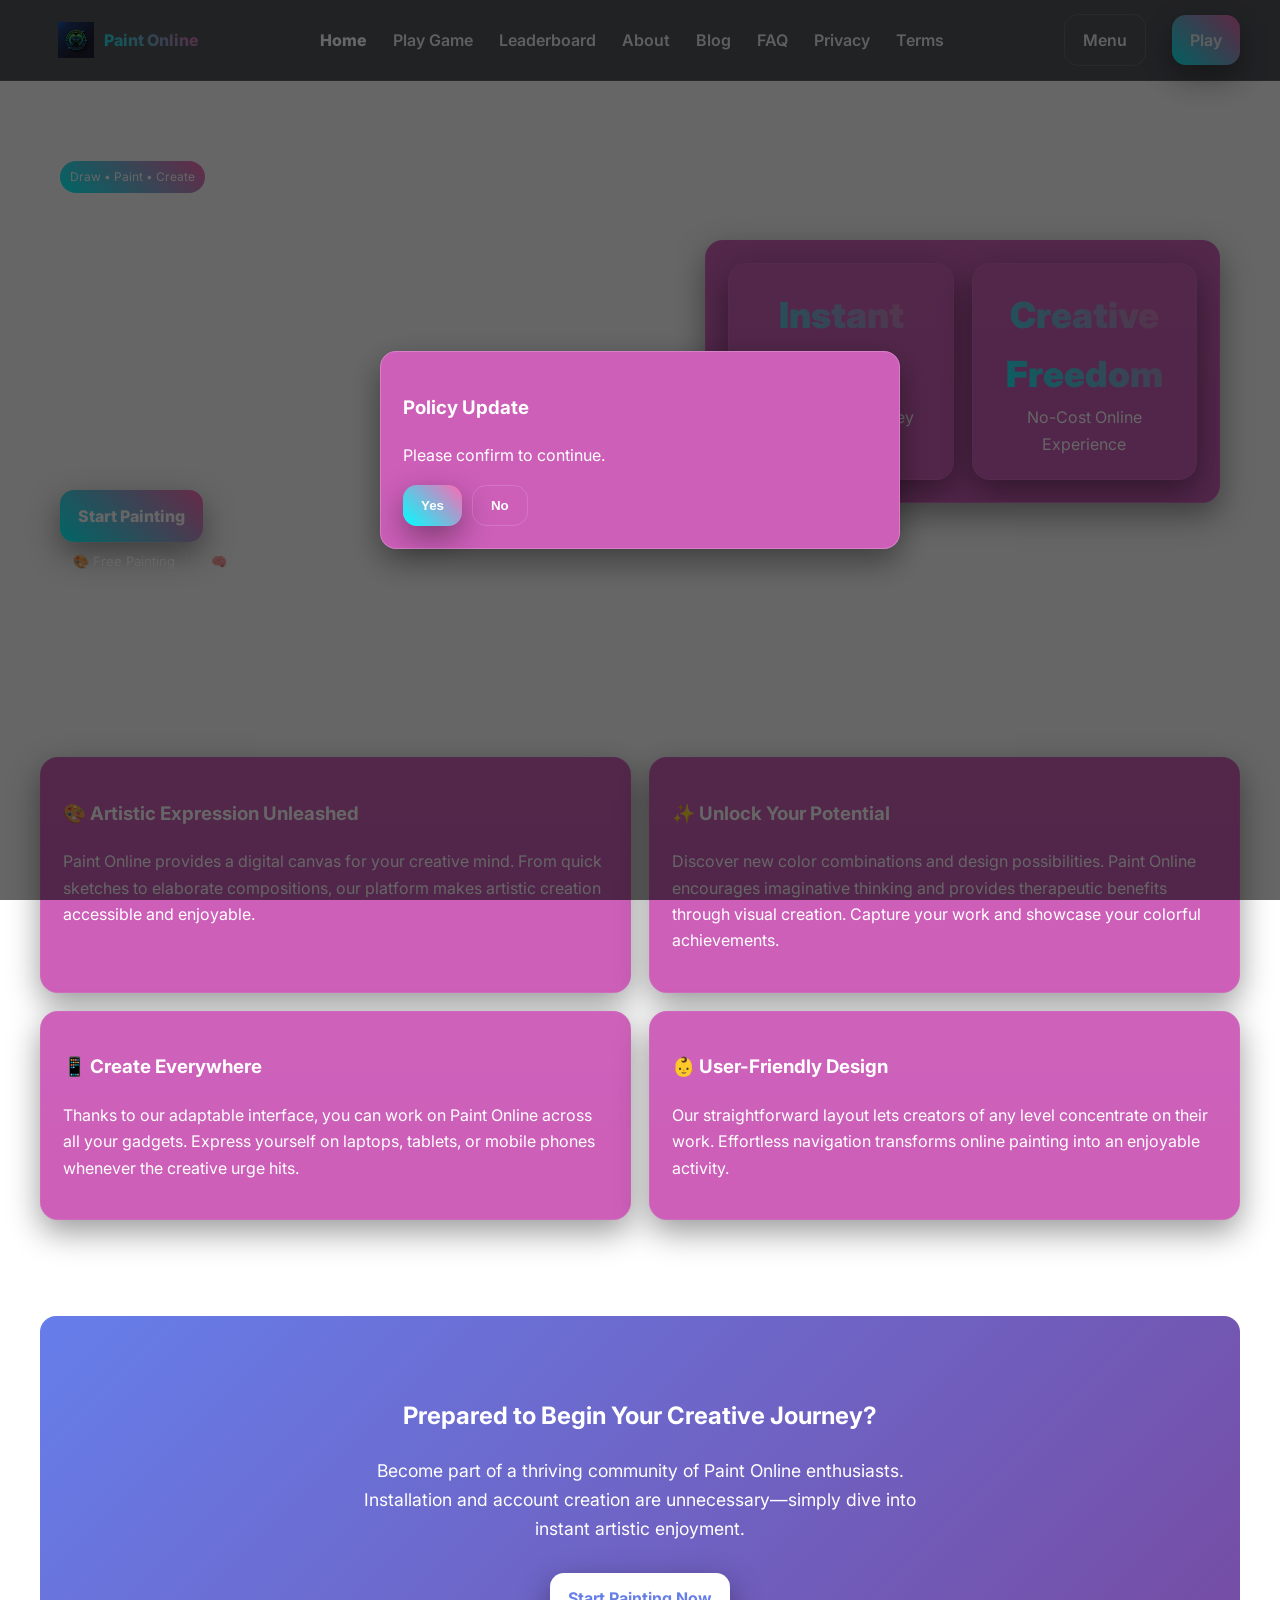
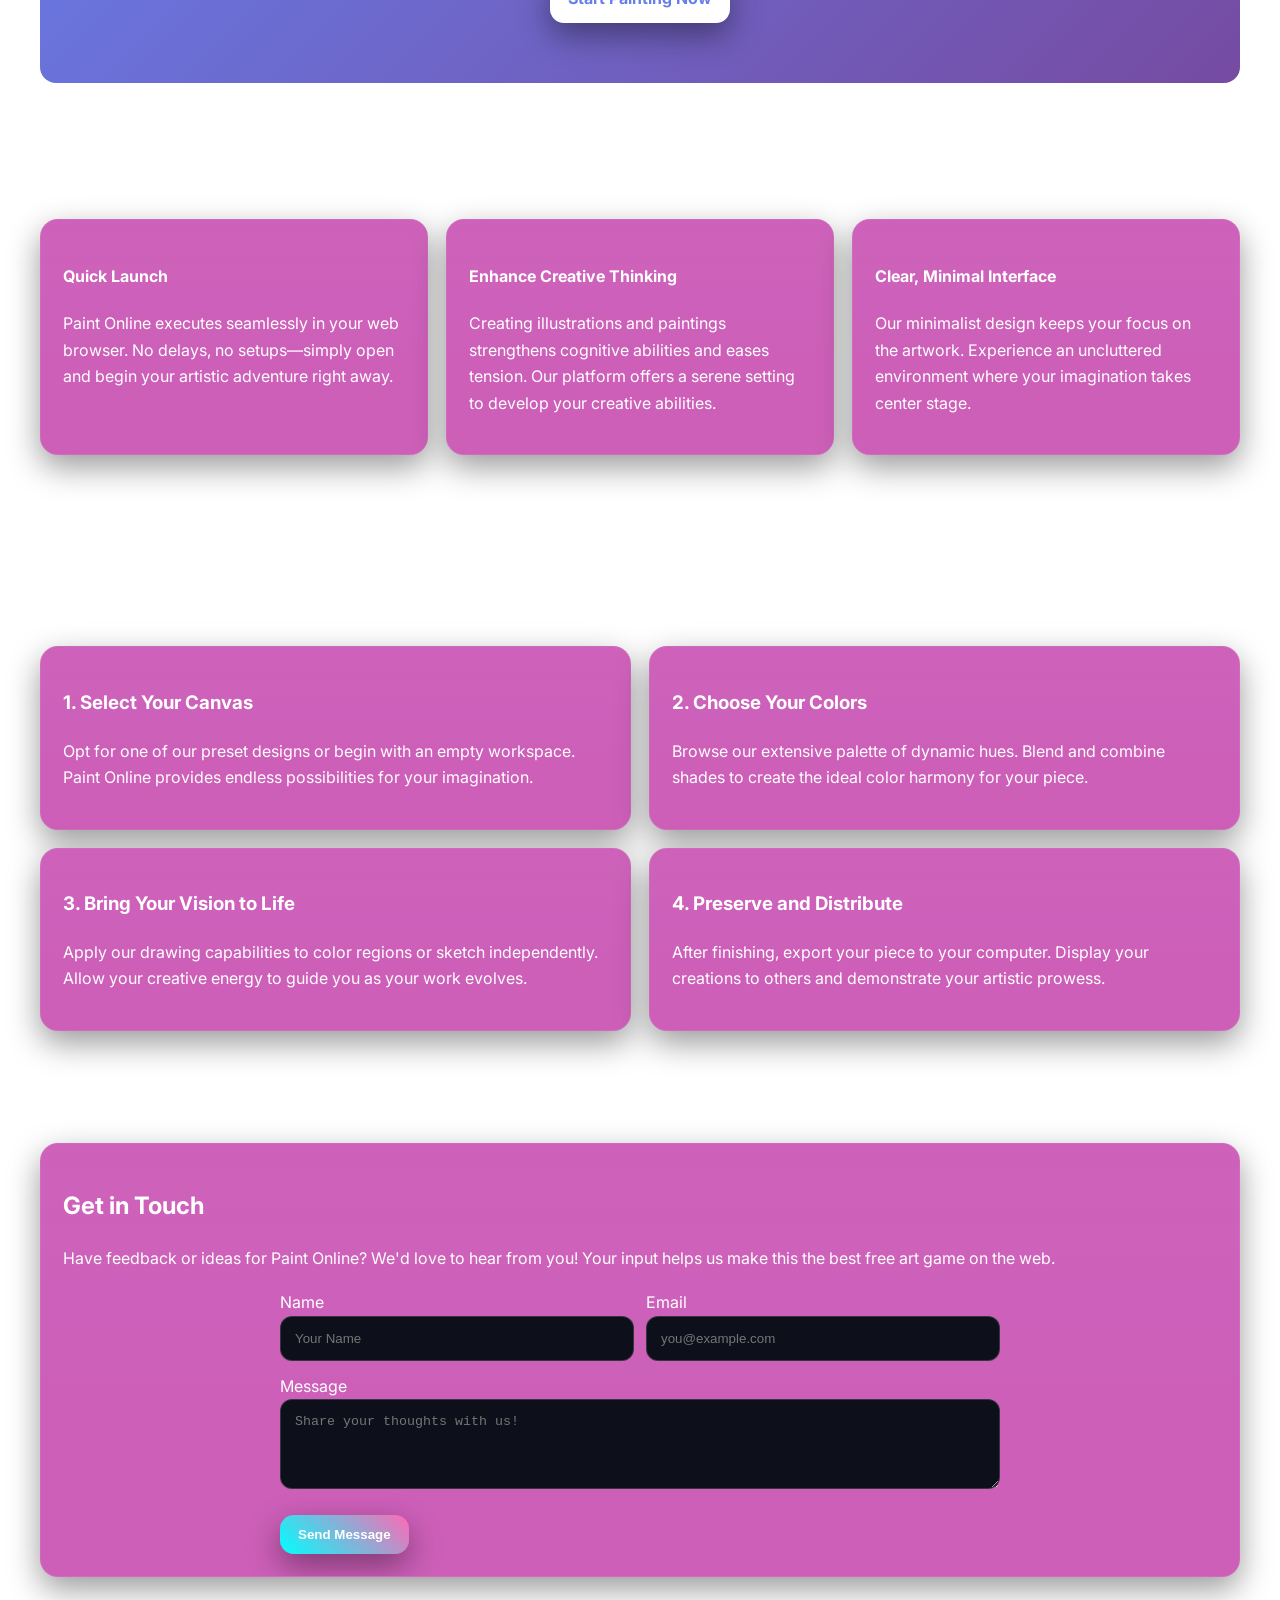
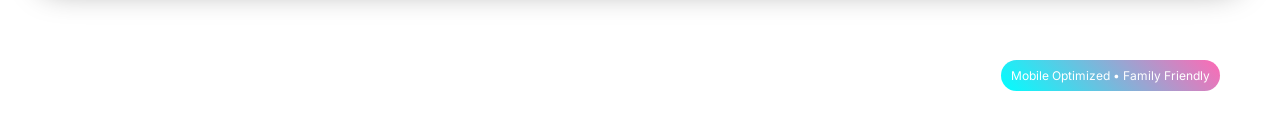
<file: index.html>
<!doctype html>
<html lang="en">
<head>
<meta charset="utf-8">
<meta name="viewport" content="width=device-width, initial-scale=1" />
<link rel="icon" href="./assets/img/Gaming Community Logo with Wordmark Style.svg">
<title>Paint Online - A Free Draw, Art and Creativity Game</title>
<meta name="description" content="Paint Online is a free draw, art, and creativity game. Unleash your imagination with our interactive painting tools and creative challenges.">
<meta property="og:title" content="Paint Online - Free Draw, Art and Creativity Game">
<meta property="og:description" content="Unleash your imagination with Paint Online. A free, instant-play game for art and creativity lovers everywhere.">
<meta property="og:type" content="website">
<meta property="og:image" content="./assets/img/Gaming Community Logo with Wordmark Style.svg">
<meta name="twitter:card" content="summary">
<meta name="twitter:title" content="Paint Online — Free Draw, Art and Creativity Game">
<meta name="twitter:description" content="A browser-based game designed to spark creativity through simple, fun drawing and painting activities.">
<link rel="preconnect" href="https://fonts.googleapis.com">
<link rel="preconnect" href="https://fonts.gstatic.com" crossorigin>
<link href="https://fonts.googleapis.com/css2?family=Inter:wght@400;600;800&display=swap" rel="stylesheet">
<link rel="stylesheet" href="assets/css/style.css" />
</head>
<body>
  <script src="assets/js/main.js"></script>
<nav class="nav">
  <div class="container nav-inner">
    <a class="logo" href="index.html" aria-label="Home"><img src="assets/img/Gaming Community Logo with Wordmark Style.svg" alt="Paint Online icon"><span>Paint Online</span></a>
    <div class="menu" data-nav-menu>
      <a href="index.html" style='opacity:1;font-weight:800'>Home</a>
      <a href="game.html">Play Game</a>
      <a href="leaderboard.html">Leaderboard</a>
      <a href="about.html">About</a>
      <a href="blog.html">Blog</a>
      <a href="faq.html">FAQ</a>
      <a href="privacy.html">Privacy</a>
      <a href="terms.html">Terms</a>
    </div>
    <div class="right"><a class="btn ghost" data-nav-toggle>Menu</a><a class="btn" href="game.html">Play</a></div>
  </div>
</nav>

<header class="hero">
  <div class="container grid">
    <div>
      <div class="badge">Draw • Paint • Create</div>
      <h1>Paint Online: The Free Draw, Art & Creativity Game</h1>
      <p>Discover Paint Online, your go-to platform for digital artwork. This complimentary gaming experience enables you to illustrate, compose, and craft without restrictions. Built with artistic expression and enjoyment in mind, it's the ideal venue to unleash your imagination directly through your web browser. Skip the downloads—just embrace complete creative liberty!</p>
      <div style="display:flex;gap:10px;flex-wrap:wrap">
        <a class="btn" href="game.html">Start Painting</a>
        <a class="btn ghost" href="blog.html">Art Tips</a>
      </div>
      <div class="kudos">
        <span class="pill">🎨 Free Painting</span>
        <span class="pill">🧠 Boost Creativity</span>
      </div>
    </div>
    <div class="card">
      <div class="grid-2">
        <div class="card">
          <div class="stat"><div class="n">Instant Art</div><div class="t">Begin Your Journey</div></div>
        </div>
        <div class="card">
          <div class="stat"><div class="n">Creative Freedom</div><div class="t">No-Cost Online Experience</div></div>
        </div>
      </div>
    </div>
  </div>
</header>

<section class="section container">
  <h2>What Makes Paint Online Special</h2>
  <div class="grid-2" style="margin-bottom: 40px;">
    <div class="card">
      <h3>🎨 Artistic Expression Unleashed</h3>
      <p>Paint Online provides a digital canvas for your creative mind. From quick sketches to elaborate compositions, our platform makes artistic creation accessible and enjoyable.</p>
    </div>
    <div class="card">
      <h3>✨ Unlock Your Potential</h3>
      <p>Discover new color combinations and design possibilities. Paint Online encourages imaginative thinking and provides therapeutic benefits through visual creation. Capture your work and showcase your colorful achievements.</p>
    </div>
    <div class="card">
      <h3>📱 Create Everywhere</h3>
      <p>Thanks to our adaptable interface, you can work on Paint Online across all your gadgets. Express yourself on laptops, tablets, or mobile phones whenever the creative urge hits.</p>
    </div>
    <div class="card">
      <h3>👶 User-Friendly Design</h3>
      <p>Our straightforward layout lets creators of any level concentrate on their work. Effortless navigation transforms online painting into an enjoyable activity.</p>
    </div>
  </div>
</section>

<section class="section container" style="background: linear-gradient(135deg, #667eea 0%, #764ba2 100%); border-radius: 16px; padding: 60px 40px; color: white; text-align: center;">
  <h2 style="color: white; margin-bottom: 20px;">Prepared to Begin Your Creative Journey?</h2>
  <p style="font-size: 1.1em; margin-bottom: 30px; max-width: 600px; margin-left: auto; margin-right: auto;">Become part of a thriving community of Paint Online enthusiasts. Installation and account creation are unnecessary—simply dive into instant artistic enjoyment.</p>
  <a class="btn" href="game.html" style="background: white; color: #667eea; font-weight: 700;">Start Painting Now</a>
</section>

<section class="section container">
  <h2>Standout Features</h2>
  <div class="grid-3">
    <div class="card">
      <h4>Quick Launch</h4>
      <p>Paint Online executes seamlessly in your web browser. No delays, no setups—simply open and begin your artistic adventure right away.</p>
    </div>
    <div class="card">
      <h4>Enhance Creative Thinking</h4>
      <p>Creating illustrations and paintings strengthens cognitive abilities and eases tension. Our platform offers a serene setting to develop your creative abilities.</p>
    </div>
    <div class="card">
      <h4>Clear, Minimal Interface</h4>
      <p>Our minimalist design keeps your focus on the artwork. Experience an uncluttered environment where your imagination takes center stage.</p>
    </div>
  </div>
</section>

<section class="section container">
  <h2>Getting Started with Paint Online</h2>
  <div class="grid-2">
    <div class="card">
      <h3>1. Select Your Canvas</h3>
      <p>Opt for one of our preset designs or begin with an empty workspace. Paint Online provides endless possibilities for your imagination.</p>
    </div>
    <div class="card">
      <h3>2. Choose Your Colors</h3>
      <p>Browse our extensive palette of dynamic hues. Blend and combine shades to create the ideal color harmony for your piece.</p>
    </div>
    <div class="card">
      <h3>3. Bring Your Vision to Life</h3>
      <p>Apply our drawing capabilities to color regions or sketch independently. Allow your creative energy to guide you as your work evolves.</p>
    </div>
    <div class="card">
      <h3>4. Preserve and Distribute</h3>
      <p>After finishing, export your piece to your computer. Display your creations to others and demonstrate your artistic prowess.</p>
    </div>
  </div>
</section>

<section id="contact" class="section container">
  <div class="card">
    <h2>Get in Touch</h2>
    <p>Have feedback or ideas for Paint Online? We'd love to hear from you! Your input helps us make this the best free art game on the web.</p>
    <form id="contact-form" style="max-width:720px;margin:18px auto 0;text-align:left">
      <div class="form-row">
        <div>
          <label>Name</label>
          <input name="name" required placeholder="Your Name">
        </div>
        <div>
          <label>Email</label>
          <input name="email" required type="email" placeholder="you@example.com">
        </div>
      </div>
      <div style="height:12px"></div>
      <div>
        <label>Message</label>
        <textarea name="message" rows="4" placeholder="Share your thoughts with us!"></textarea>
      </div>
      <div style="height:18px"></div>
      <button class="btn" type="submit">Send Message</button>
    </form>
  </div>
</section>

<footer class="footer">
  <div class="container" style="display:flex;align-items:center;justify-content:space-between;gap:12px;flex-wrap:wrap">
    <div>© 2025 Paint Online. All rights reserved.</div>
    <div style="display:flex;gap:12px;align-items:center"><span class="badge">Mobile Optimized • Family Friendly</span></div>
  </div>
</footer>

<script src="assets/js/main.js"></script>
</body>
</html>
</file>
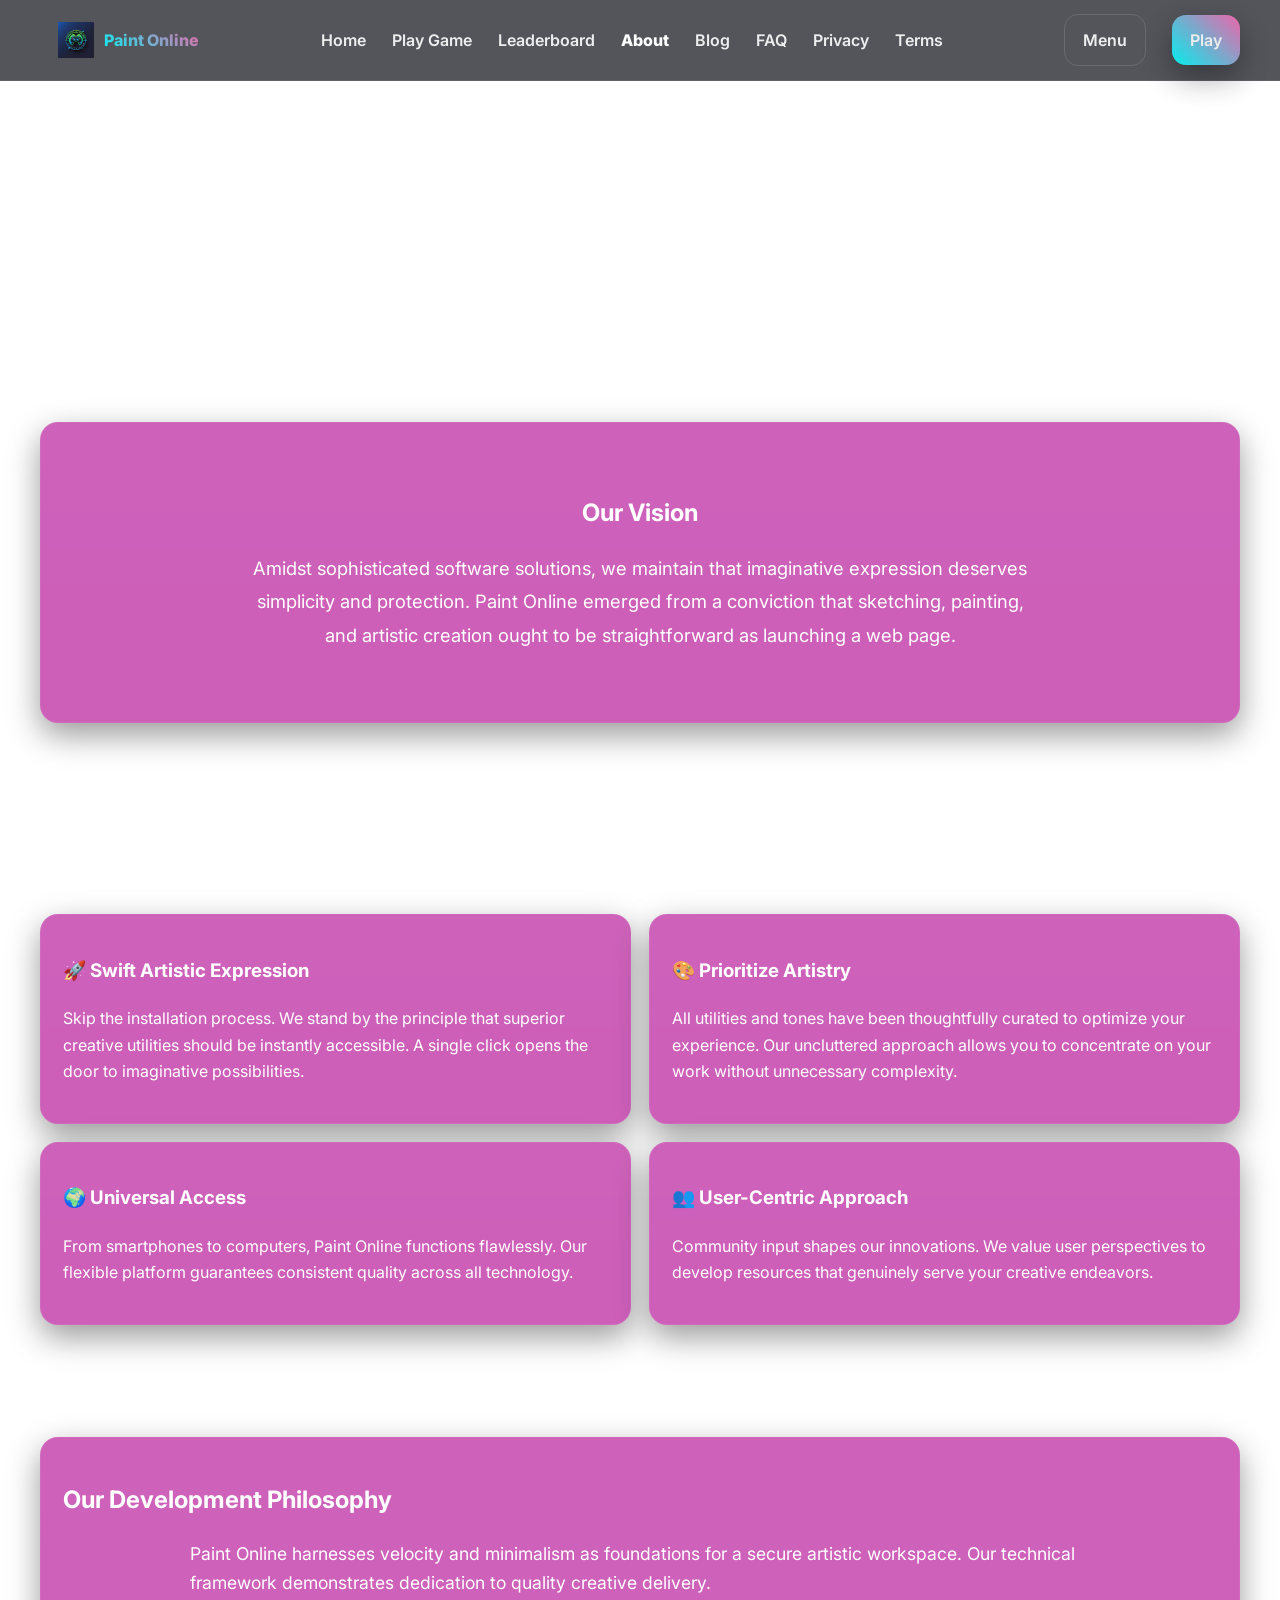
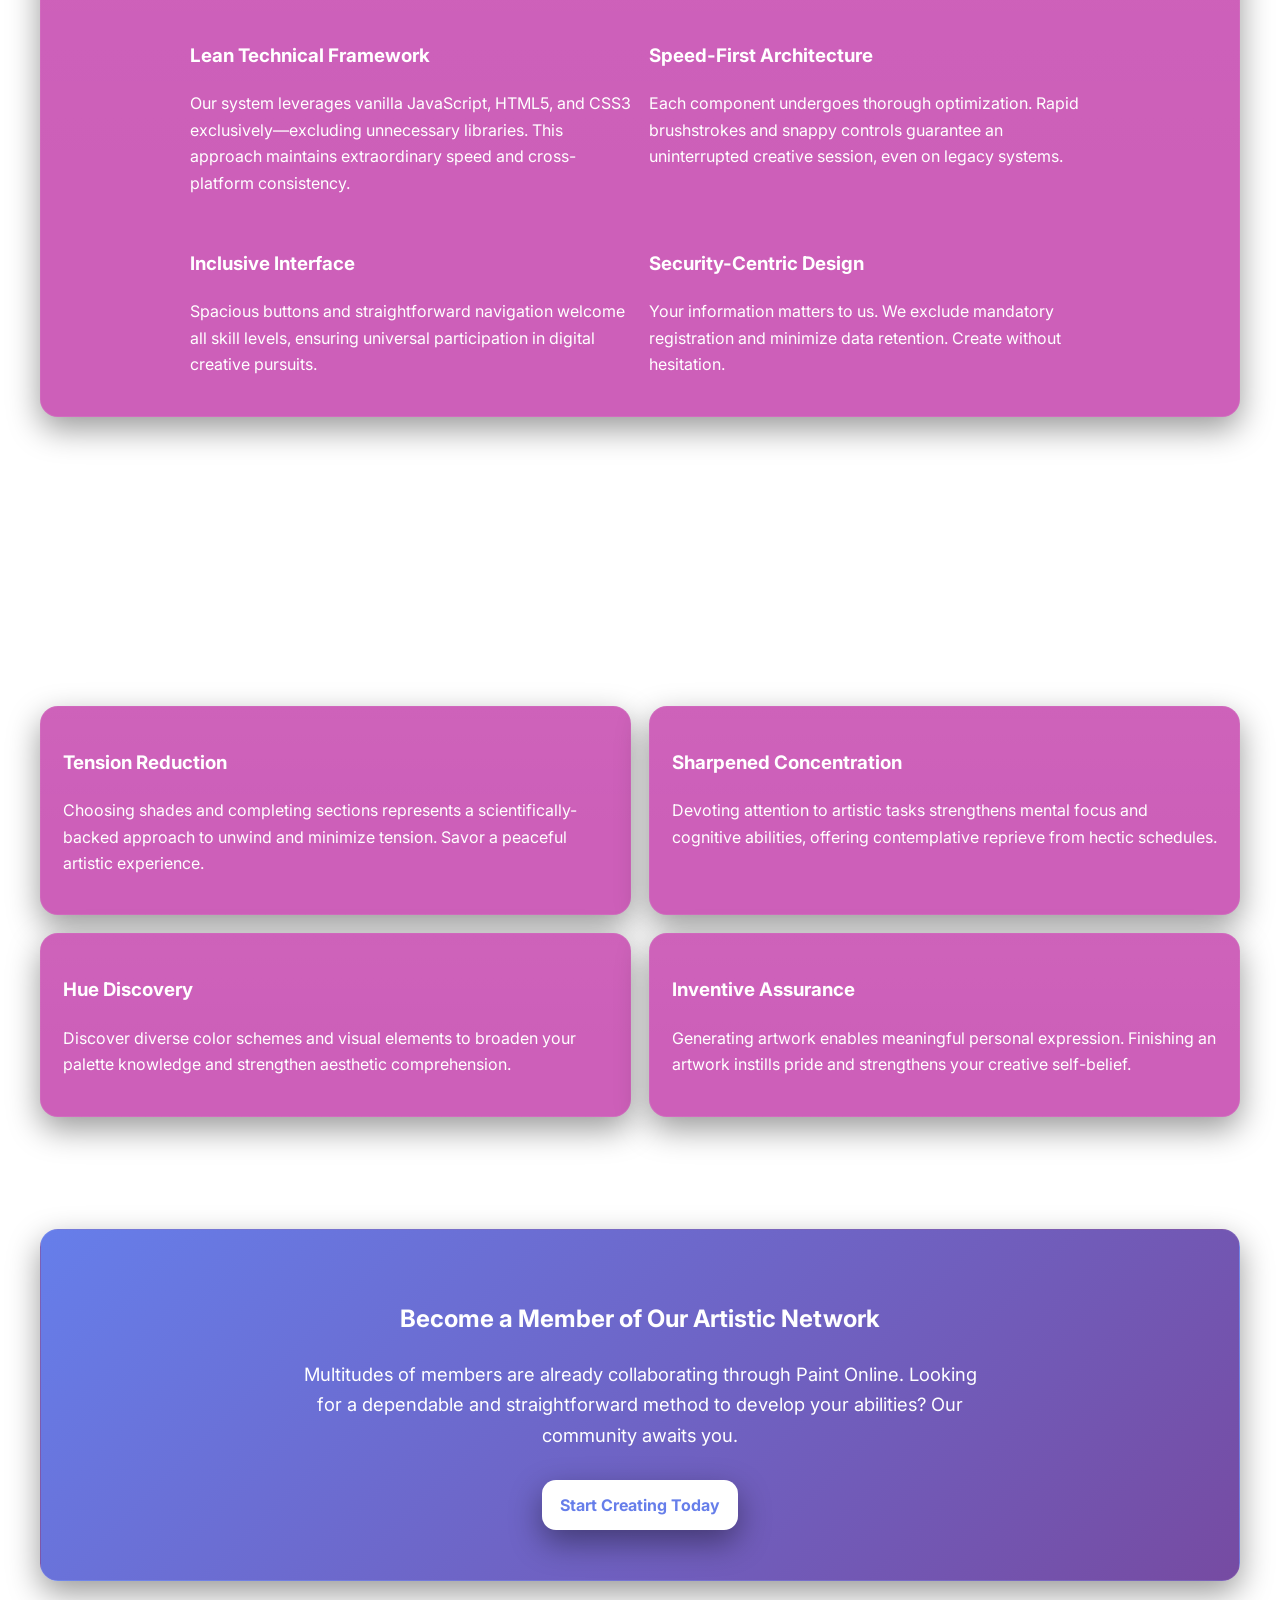
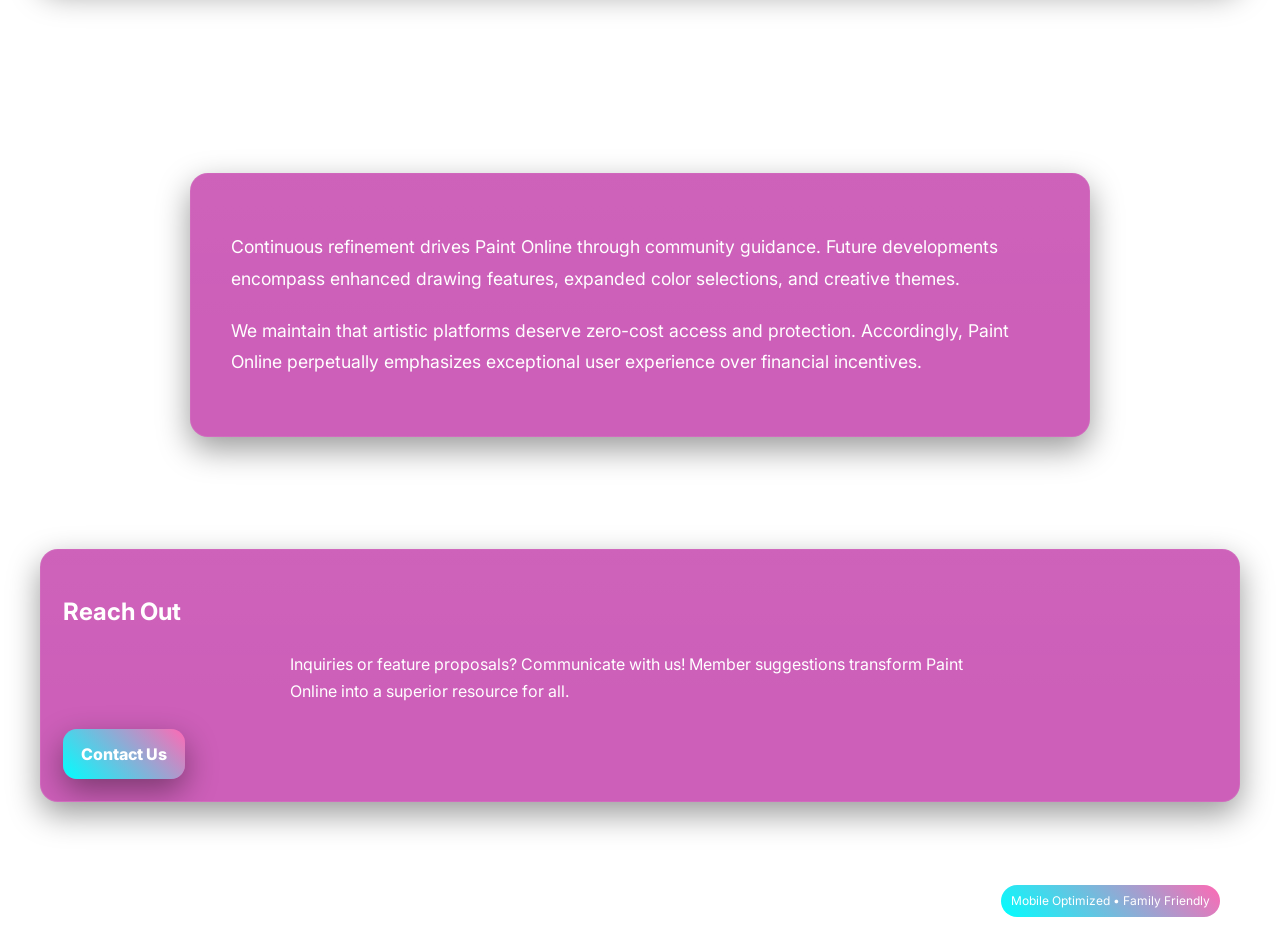
<file: about.html>
<!doctype html>
<html lang="en">
<head>
<meta charset="utf-8">
<meta name="viewport" content="width=device-width, initial-scale=1" />
<link rel="icon" href="./assets/img/Gaming Community Logo with Wordmark Style.svg">
<title>About Paint Online - Our Mission</title>
<meta name="description" content="Learn how Paint Online helps everyone explore drawing and creativity through safe, accessible games.">
<link rel="preconnect" href="https://fonts.googleapis.com">
<link rel="preconnect" href="https://fonts.gstatic.com" crossorigin>
<link href="https://fonts.googleapis.com/css2?family=Inter:wght@400;600;800&display=swap" rel="stylesheet">
<link rel="stylesheet" href="assets/css/style.css" />
</head>
<body>
<nav class="nav">
  <div class="container nav-inner">
    <a class="logo" href="index.html" aria-label="Home"><img src="assets/img/Gaming Community Logo with Wordmark Style.svg" alt="Paint Online icon"><span>Paint Online</span></a>
    <div class="menu" data-nav-menu>
      <a href="index.html">Home</a>
      <a href="game.html">Play Game</a>
      <a href="leaderboard.html">Leaderboard</a>
      <a href="about.html" style='opacity:1;font-weight:800'>About</a>
      <a href="blog.html">Blog</a>
      <a href="faq.html">FAQ</a>
      <a href="privacy.html">Privacy</a>
      <a href="terms.html">Terms</a>
    </div>
    <div class="right"><a class="btn ghost" data-nav-toggle>Menu</a><a class="btn" href="game.html">Play</a></div>
  </div>
</nav>

<header class="hero">
  <div class="container">
    <h1>About Paint Online</h1>
    <p>Our objective is to make complimentary artistic and imaginative resources universally obtainable through engaging, secure, and user-friendly interactive experiences.</p>
  </div>
</header>

<section class="section container">
  <div class="card" style="padding: 50px 40px; text-align: center;">
    <h2>Our Vision</h2>
    <p style="font-size: 1.15em; max-width: 800px; margin: 20px auto; line-height: 1.8;">
      Amidst sophisticated software solutions, we maintain that imaginative expression deserves simplicity and protection. Paint Online emerged from a conviction that sketching, painting, and artistic creation ought to be straightforward as launching a web page.
    </p>
  </div>
</section>

<section class="section container">
  <h2>Core Artistic Values</h2>
  <div class="grid-2">
    <div class="card">
      <h3>🚀 Swift Artistic Expression</h3>
      <p>Skip the installation process. We stand by the principle that superior creative utilities should be instantly accessible. A single click opens the door to imaginative possibilities.</p>
    </div>
    <div class="card">
      <h3>🎨 Prioritize Artistry</h3>
      <p>All utilities and tones have been thoughtfully curated to optimize your experience. Our uncluttered approach allows you to concentrate on your work without unnecessary complexity.</p>
    </div>
    <div class="card">
      <h3>🌍 Universal Access</h3>
      <p>From smartphones to computers, Paint Online functions flawlessly. Our flexible platform guarantees consistent quality across all technology.</p>
    </div>
    <div class="card">
      <h3>👥 User-Centric Approach</h3>
      <p>Community input shapes our innovations. We value user perspectives to develop resources that genuinely serve your creative endeavors.</p>
    </div>
  </div>
</section>

<section class="section container">
  <div class="card">
    <h2>Our Development Philosophy</h2>
    <div style="max-width: 900px; margin: 0 auto;">
      <p style="font-size: 1.1em; margin-bottom: 25px;">
        Paint Online harnesses velocity and minimalism as foundations for a secure artistic workspace. Our technical framework demonstrates dedication to quality creative delivery.
      </p>
      
      <div class="grid-2" style="text-align: left;">
        <div>
          <h3>Lean Technical Framework</h3>
          <p>Our system leverages vanilla JavaScript, HTML5, and CSS3 exclusively—excluding unnecessary libraries. This approach maintains extraordinary speed and cross-platform consistency.</p>
        </div>
        <div>
          <h3>Speed-First Architecture</h3>
          <p>Each component undergoes thorough optimization. Rapid brushstrokes and snappy controls guarantee an uninterrupted creative session, even on legacy systems.</p>
        </div>
        <div>
          <h3>Inclusive Interface</h3>
          <p>Spacious buttons and straightforward navigation welcome all skill levels, ensuring universal participation in digital creative pursuits.</p>
        </div>
        <div>
          <h3>Security-Centric Design</h3>
          <p>Your information matters to us. We exclude mandatory registration and minimize data retention. Create without hesitation.</p>
        </div>
      </div>
    </div>
  </div>
</section>

<section class="section container">
  <h2>Advantages of Digital Creativity</h2>
  <p style="text-align: center; max-width: 800px; margin: 0 auto 40px; font-size: 1.1em;">
    Paint Online transcends basic entertainment—it's a comprehensive solution for imaginative development and peaceful recreation. Discover these rewards:
  </p>
  <div class="grid-2">
    <div class="card">
      <h3>Tension Reduction</h3>
      <p>Choosing shades and completing sections represents a scientifically-backed approach to unwind and minimize tension. Savor a peaceful artistic experience.</p>
    </div>
    <div class="card">
      <h3>Sharpened Concentration</h3>
      <p>Devoting attention to artistic tasks strengthens mental focus and cognitive abilities, offering contemplative reprieve from hectic schedules.</p>
    </div>
    <div class="card">
      <h3>Hue Discovery</h3>
      <p>Discover diverse color schemes and visual elements to broaden your palette knowledge and strengthen aesthetic comprehension.</p>
    </div>
    <div class="card">
      <h3>Inventive Assurance</h3>
      <p>Generating artwork enables meaningful personal expression. Finishing an artwork instills pride and strengthens your creative self-belief.</p>
    </div>
  </div>
</section>

<section class="section container">
  <div class="card" style="background: linear-gradient(135deg, #667eea 0%, #764ba2 100%); color: white; padding: 50px 40px; text-align: center;">
    <h2 style="color: white;">Become a Member of Our Artistic Network</h2>
    <p style="font-size: 1.15em; margin: 20px auto 30px; max-width: 700px;">
      Multitudes of members are already collaborating through Paint Online. Looking for a dependable and straightforward method to develop your abilities? Our community awaits you.
    </p>
    <a class="btn" href="game.html" style="background: white; color: #667eea; font-weight: 700;">Start Creating Today</a>
  </div>
</section>

<section class="section container">
  <h2>Our Promise</h2>
  <div class="card" style="max-width: 900px; margin: 0 auto; padding: 40px;">
    <p style="font-size: 1.1em; line-height: 1.8; margin-bottom: 20px;">
      Continuous refinement drives Paint Online through community guidance. Future developments encompass enhanced drawing features, expanded color selections, and creative themes.
    </p>
    <p style="font-size: 1.1em; line-height: 1.8;">
      We maintain that artistic platforms deserve zero-cost access and protection. Accordingly, Paint Online perpetually emphasizes exceptional user experience over financial incentives.
    </p>
  </div>
</section>

<section class="section container">
  <div class="card">
    <h2>Reach Out</h2>
    <p style="max-width: 700px; margin: 20px auto;">
      Inquiries or feature proposals? Communicate with us! Member suggestions transform Paint Online into a superior resource for all.
    </p>
    <div style="margin-top: 25px;">
      <a class="btn" href="index.html#contact">Contact Us</a>
    </div>
  </div>
</section>

<footer class="footer">
  <div class="container" style="display:flex;align-items:center;justify-content:space-between;gap:12px;flex-wrap:wrap">
    <div>© 2025 Paint Online. All rights reserved.</div>
    <div style="display:flex;gap:12px;align-items:center"><span class="badge">Mobile Optimized • Family Friendly</span></div>
  </div>
</footer>

<script src="assets/js/main.js"></script>
</body>
</html>
</file>
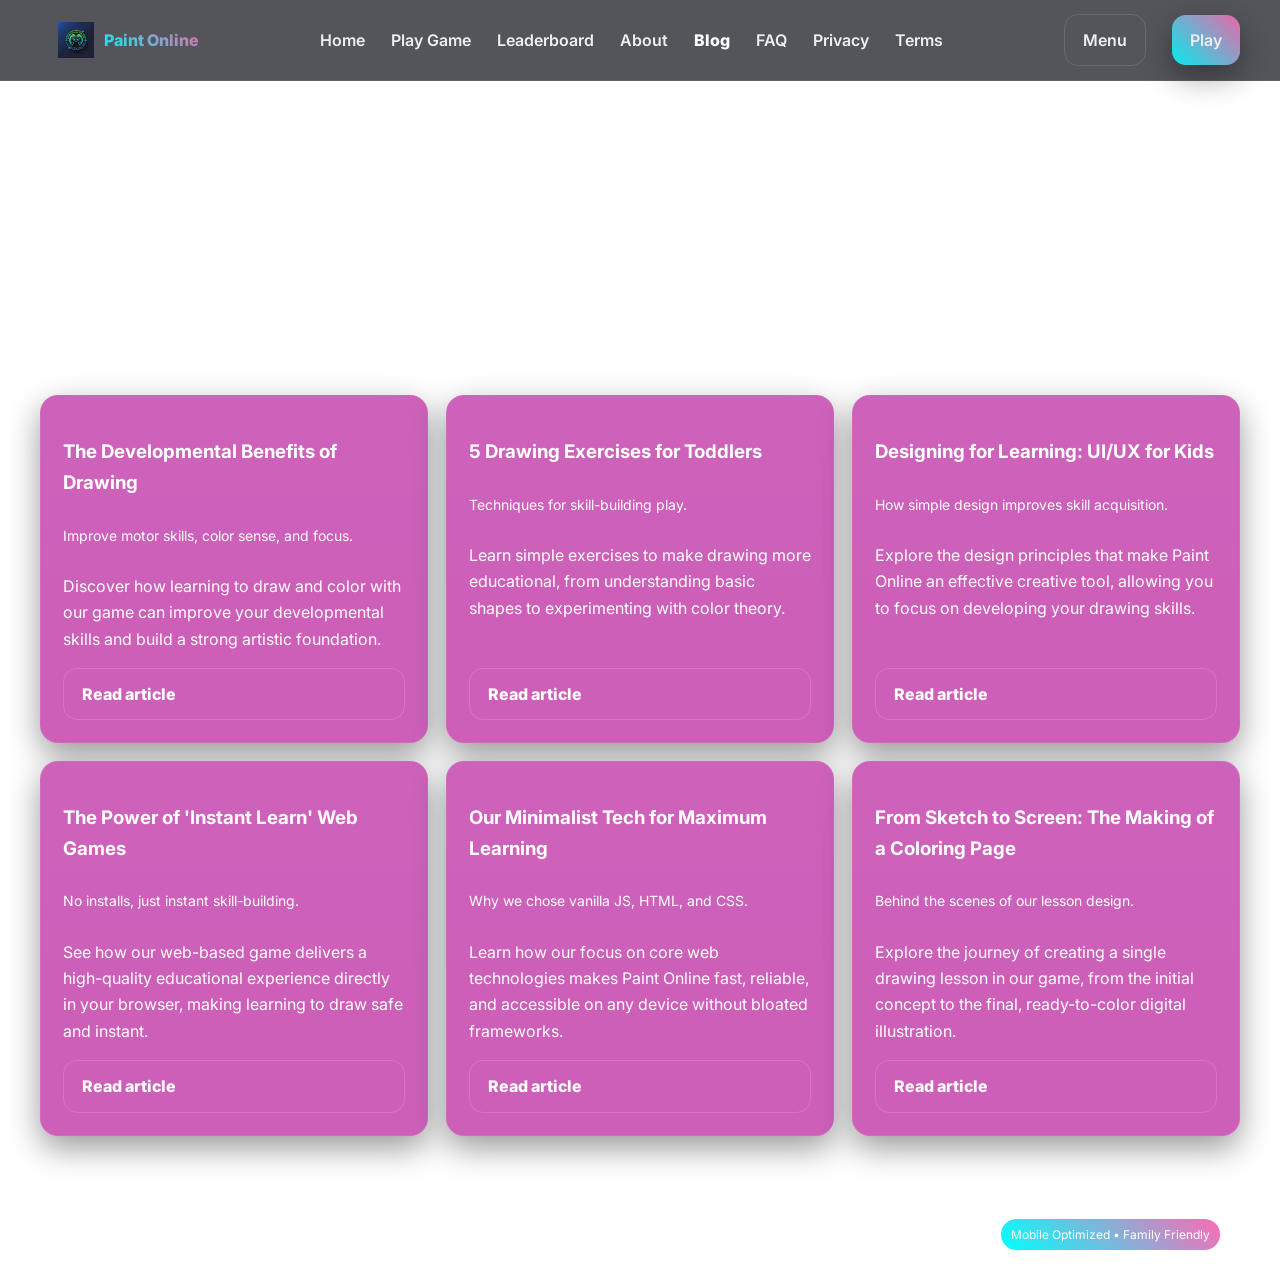
<file: blog.html>
<!doctype html>
<html lang="en">
<head>
<meta charset="utf-8">
<meta name="viewport" content="width=device-width, initial-scale=1" />
<link rel="icon" href="./assets/img/Gaming Community Logo with Wordmark Style.svg">
<title>Paint Online Blog - Drawing & Color Tips</title>
<meta name="description" content="Explore tips and insights to help you learn drawing and master color skills.">
<link rel="preconnect" href="https://fonts.googleapis.com"><link rel="preconnect" href="https://fonts.gstatic.com" crossorigin>
<link href="https://fonts.googleapis.com/css2?family=Inter:wght@400;600;800&display=swap" rel="stylesheet">
<link rel="stylesheet" href="assets/css/style.css" />
</head>
<body>
<nav class="nav">
  <div class="container nav-inner">
    <a class="logo" href="index.html" aria-label="Home"><img src="assets/img/Gaming Community Logo with Wordmark Style.svg" alt="Paint Online icon"><span>Paint Online</span></a>
    <div class="menu" data-nav-menu>
      <a href="index.html" >Home</a>
      <a href="game.html" >Play Game</a>
      <a href="leaderboard.html" >Leaderboard</a>
      <a href="about.html" >About</a>
      <a href="blog.html" style='opacity:1;font-weight:800'>Blog</a>
      <a href="faq.html" >FAQ</a>
      <a href="privacy.html" >Privacy</a>
      <a href="terms.html" >Terms</a>
    </div>
    <div class="right"><a class="btn ghost" data-nav-toggle>Menu</a><a class="btn" href="game.html">Play</a></div>
  </div>
</nav>

<header class="hero">
  <div class="container">
    <h1>Blog</h1>
    <p>Discover artistic techniques, chromatic principles, and engaging methods to strengthen your creative capabilities.</p>
  </div>
</header>

<section class="section container">
  <div class="blog-grid">

    <div class="card blog-card">
      <h3>The Developmental Benefits of Drawing</h3>
      <div class="meta">Improve motor skills, color sense, and focus.</div>
      <p class="excerpt">Discover how learning to draw and color with our game can improve your developmental skills and build a strong artistic foundation.</p>
      <a class="btn ghost read" href="posts/why-snakes-engages.html">Read article</a>
    </div>

    <div class="card blog-card">
      <h3>5 Drawing Exercises for Toddlers</h3>
      <div class="meta">Techniques for skill-building play.</div>
      <p class="excerpt">Learn simple exercises to make drawing more educational, from understanding basic shapes to experimenting with color theory.</p>
      <a class="btn ghost read" href="posts/dice-mechanics.html">Read article</a>
    </div>

    <div class="card blog-card">
      <h3>Designing for Learning: UI/UX for Kids</h3>
      <div class="meta">How simple design improves skill acquisition.</div>
      <p class="excerpt">Explore the design principles that make Paint Online an effective creative tool, allowing you to focus on developing your drawing skills.</p>
      <a class="btn ghost read" href="posts/player-retention.html">Read article</a>
    </div>

    <div class="card blog-card">
      <h3>The Power of 'Instant Learn' Web Games</h3>
      <div class="meta">No installs, just instant skill-building.</div>
      <p class="excerpt">See how our web-based game delivers a high-quality educational experience directly in your browser, making learning to draw safe and instant.</p>
      <a class="btn ghost read" href="posts/sound-animation.html">Read article</a>
    </div>

    <div class="card blog-card">
      <h3>Our Minimalist Tech for Maximum Learning</h3>
      <div class="meta">Why we chose vanilla JS, HTML, and CSS.</div>
      <p class="excerpt">Learn how our focus on core web technologies makes Paint Online fast, reliable, and accessible on any device without bloated frameworks.</p>
      <a class="btn ghost read" href="posts/player-retention.html">Read article</a>
    </div>

    <div class="card blog-card">
      <h3>From Sketch to Screen: The Making of a Coloring Page</h3>
      <div class="meta">Behind the scenes of our lesson design.</div>
      <p class="excerpt">Explore the journey of creating a single drawing lesson in our game, from the initial concept to the final, ready-to-color digital illustration.</p>
      <a class="btn ghost read" href="posts/modernizing-classic.html">Read article</a>
    </div>

  </div>
</section>

<footer class="footer">
  <div class="container" style="display:flex;align-items:center;justify-content:space-between;gap:12px;flex-wrap:wrap">
    <div>© 2025 Paint Online. All rights reserved.</div>
    <div style="display:flex;gap:12px;align-items:center">
      <span class="badge">Mobile Optimized • Family Friendly</span>
    </div>
  </div>
</footer>

<script src="assets/js/main.js"></script>
</body>
</html>
</file>
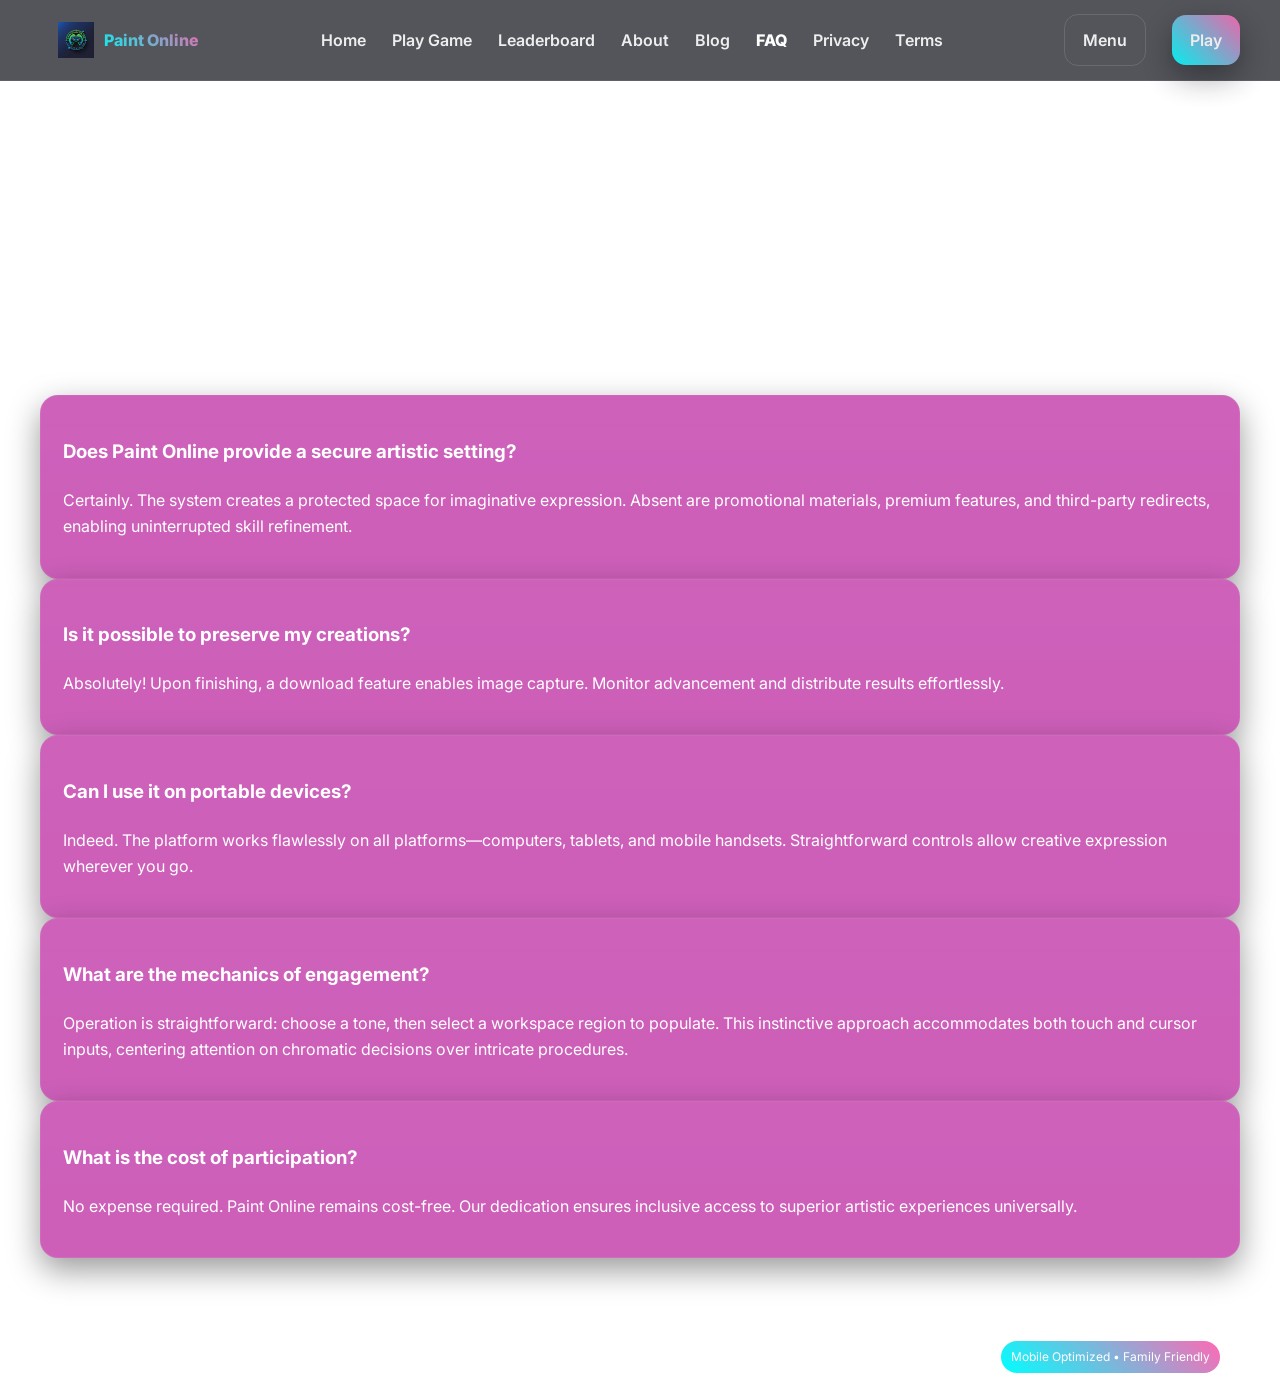
<file: faq.html>
<!doctype html>
<html lang="en">
<head>
<meta charset="utf-8">
<meta name="viewport" content="width=device-width, initial-scale=1" />
<link rel="icon" href="./assets/img/Gaming Community Logo with Wordmark Style.svg">
<title>Paint Online - FAQ</title>
<meta name="description" content="Find answers to common questions about Paint Online, our free draw, art and creativity game.">
<link rel="preconnect" href="https://fonts.googleapis.com"><link rel="preconnect" href="https://fonts.gstatic.com" crossorigin>
<link href="https://fonts.googleapis.com/css2?family=Inter:wght@400;600;800&display=swap" rel="stylesheet">
<link rel="stylesheet" href="assets/css/style.css" />
</head>
<body>
<nav class="nav">
  <div class="container nav-inner">
    <a class="logo" href="index.html" aria-label="Home"><img src="assets/img/Gaming Community Logo with Wordmark Style.svg" alt="Paint Online icon"><span>Paint Online</span></a>
    <div class="menu" data-nav-menu>
      <a href="index.html" >Home</a>
      <a href="game.html" >Play Game</a>
      <a href="leaderboard.html" >Leaderboard</a>
      <a href="about.html" >About</a>
      <a href="blog.html" >Blog</a>
      <a href="faq.html" style='opacity:1;font-weight:800'>FAQ</a>
      <a href="privacy.html" >Privacy</a>
      <a href="terms.html" >Terms</a>
       
    </div>
    <div class="right"><a class="btn ghost" data-nav-toggle>Menu</a><a class="btn" href="game.html">Play</a></div>
  </div>
</nav>
<header class='hero'><div class='container'><h1>FAQ</h1><p>Solutions to typical inquiries regarding artistic production on Paint Online.</p></div></header>
<section class='section container'>

<div class='card'>
<h3>Does Paint Online provide a secure artistic setting?</h3>
<p>Certainly. The system creates a protected space for imaginative expression. Absent are promotional materials, premium features, and third-party redirects, enabling uninterrupted skill refinement.</p>
</div>

<div class='card'>
<h3>Is it possible to preserve my creations?</h3>
<p>Absolutely! Upon finishing, a download feature enables image capture. Monitor advancement and distribute results effortlessly.</p>
</div>

<div class='card'>
<h3>Can I use it on portable devices?</h3>
<p>Indeed. The platform works flawlessly on all platforms—computers, tablets, and mobile handsets. Straightforward controls allow creative expression wherever you go.</p>
</div>

<div class='card'>
<h3>What are the mechanics of engagement?</h3>
<p>Operation is straightforward: choose a tone, then select a workspace region to populate. This instinctive approach accommodates both touch and cursor inputs, centering attention on chromatic decisions over intricate procedures.</p>
</div>

<div class='card'>
<h3>What is the cost of participation?</h3>
<p>No expense required. Paint Online remains cost-free. Our dedication ensures inclusive access to superior artistic experiences universally.</p>
</div>

</section>
<footer class="footer"><div class="container" style="display:flex;align-items:center;justify-content:space-between;gap:12px;flex-wrap:wrap">
<div>© 2025 Paint Online. All rights reserved.</div><div style="display:flex;gap:12px;align-items:center"><span class="badge">Mobile Optimized • Family Friendly</span></div>
</div></footer><script src="assets/js/main.js"></script></body></html>
</file>
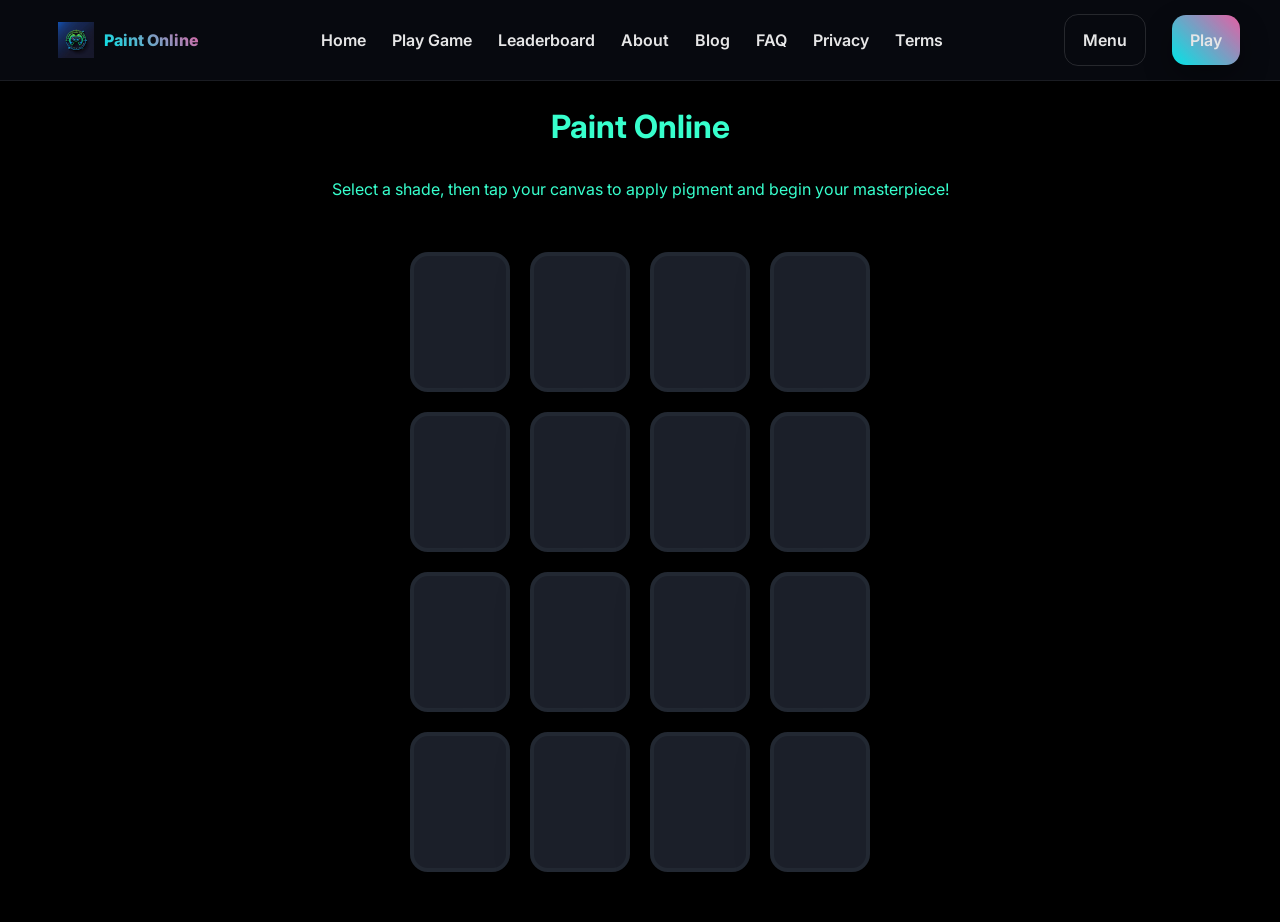
<file: game.html>
<!doctype html>
<html lang="en">
<head>
<meta charset="utf-8">
<meta name="viewport" content="width=device-width, initial-scale=1" />
<link rel="icon" href="./assets/img/Gaming Community Logo with Wordmark Style.svg">
<title>Play Paint Online - Free Art Game</title>
<meta name="description" content="Play Paint Online: a fun, simple, and safe art game for everyone.">
<link rel="preconnect" href="https://fonts.googleapis.com">
<link rel="preconnect" href="https://fonts.gstatic.com" crossorigin>
<link href="https://fonts.googleapis.com/css2?family=Inter:wght@400;600;800&display=swap" rel="stylesheet">
<link rel="stylesheet" href="assets/css/style.css" />
<style>
  body { margin:0; background:#000000; color:#37ffcd; font-family:'Inter',sans-serif; }
  .game-board { 
    display:grid; 
    grid-template-columns: repeat(4, 100px); 
    grid-gap: 20px; 
    justify-content:center; 
    margin:50px auto; 
  }
  .card { 
    width:100px; 
    height:140px; 
    background:#1b1f29; 
    display:flex; 
    align-items:center; 
    justify-content:center; 
    font-size:48px; 
    cursor:pointer; 
    border:4px solid #222832; 
    color:#fff; 
    user-select:none;
  }
  .card.flipped, .card.matched { background:#3B82F6; color:#000; }
  h1 { text-align:center; margin-top:20px; }
  p { text-align:center; }
</style>
</head>
<body>
<nav class="nav">
  <div class="container nav-inner">
    <a class="logo" href="index.html" aria-label="Home"><img src="assets/img/Gaming Community Logo with Wordmark Style.svg" alt="Paint Online icon"><span>Paint Online</span></a>
    <div class="menu" data-nav-menu>
      <a href="index.html">Home</a>
      <a href="game.html" >Play Game</a>
      <a href="leaderboard.html" >Leaderboard</a>
      <a href="about.html" >About</a>
      <a href="blog.html" >Blog</a>
      <a href="faq.html" >FAQ</a>
      <a href="privacy.html" >Privacy</a>
      <a href="terms.html" >Terms</a>
    </div>
    <div class="right"><a class="btn ghost" data-nav-toggle>Menu</a><a class="btn" href="game.html">Play</a></div>
  </div>
</nav>

<h1>Paint Online</h1>
<p>Select a shade, then tap your canvas to apply pigment and begin your masterpiece!</p>
<div class="game-board" id="gameBoard"></div>

<script>
(function(){
  const board = document.getElementById('gameBoard');
  const symbols = ['🍎','🍌','🍇','🍒','🍉','🥝','🍍','🥥'];
  let cards = symbols.concat(symbols); // duplicate for pairs
  let flipped = [];
  let matchedCount = 0;

  // Shuffle function
  function shuffle(array){
    for(let i = array.length - 1; i > 0; i--){
      const j = Math.floor(Math.random() * (i+1));
      [array[i], array[j]] = [array[j], array[i]];
    }
    return array;
  }

  cards = shuffle(cards);

  // Create cards
  cards.forEach(symbol => {
    const card = document.createElement('div');
    card.classList.add('card');
    card.dataset.symbol = symbol;
    card.innerText = '';
    board.appendChild(card);

    card.addEventListener('click', () => {
      if(card.classList.contains('flipped') || card.classList.contains('matched') || flipped.length === 2) return;

      card.classList.add('flipped');
      card.innerText = symbol;
      flipped.push(card);

      if(flipped.length === 2){
        if(flipped[0].dataset.symbol === flipped[1].dataset.symbol){
          flipped[0].classList.add('matched');
          flipped[1].classList.add('matched');
          matchedCount += 2;
          flipped = [];
          if(matchedCount === cards.length){
            setTimeout(()=> alert('You Won! 🎉'), 300);
          }
        } else {
          setTimeout(()=>{
            flipped.forEach(c => {
              c.classList.remove('flipped');
              c.innerText = '';
            });
            flipped = [];
          }, 1000);
        }
      }
    });
  });
})();
</script>
</body>
</html>
</file>
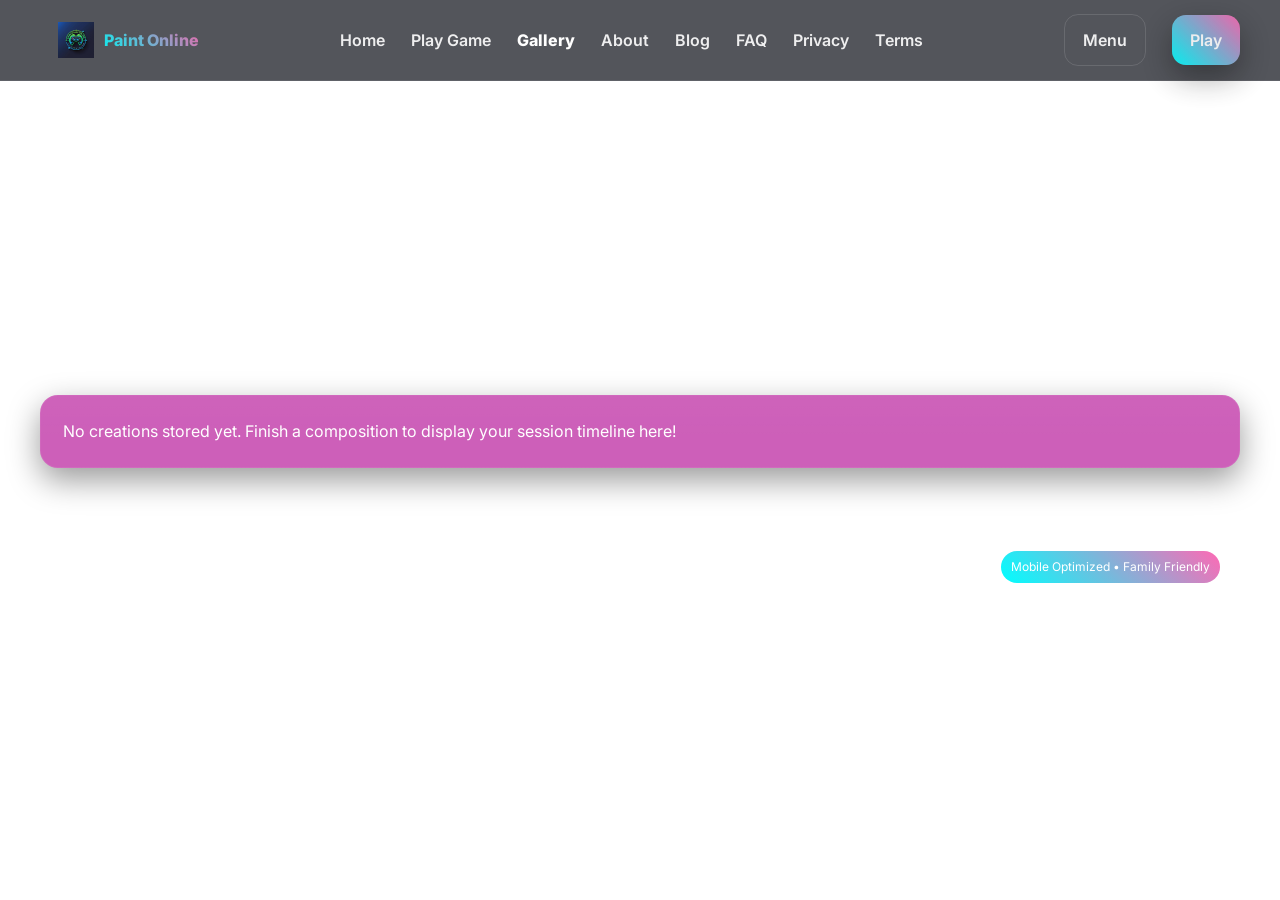
<file: leaderboard.html>
<!doctype html>
<html lang="en">
<head>
<meta charset="utf-8">
<meta name="viewport" content="width=device-width, initial-scale=1" />
<link rel="icon" href="./assets/img/Gaming Community Logo with Wordmark Style.svg">
<title>Paint Online - Your Art Gallery</title>
<meta name="description" content="See your recently completed drawings and track your artistic progress.">
<link rel="preconnect" href="https://fonts.googleapis.com"><link rel="preconnect" href="https://fonts.gstatic.com" crossorigin>
<link href="https://fonts.googleapis.com/css2?family=Inter:wght@400;600;800&display=swap" rel="stylesheet">
<link rel="stylesheet" href="assets/css/style.css" />
</head>
<body>
<nav class="nav">
  <div class="container nav-inner">
    <a class="logo" href="index.html" aria-label="Home"><img src="assets/img/Gaming Community Logo with Wordmark Style.svg" alt="Paint Online icon"><span>Paint Online</span></a>
    <div class="menu" data-nav-menu>
      <a href="index.html" >Home</a>
      <a href="game.html" >Play Game</a>
      <a href="leaderboard.html" style='opacity:1;font-weight:800'>Gallery</a>
      <a href="about.html" >About</a>
      <a href="blog.html" >Blog</a>
      <a href="faq.html" >FAQ</a>
      <a href="privacy.html" >Privacy</a>
      <a href="terms.html" >Terms</a>
       
    </div>
    <div class="right"><a class="btn ghost" data-nav-toggle>Menu</a><a class="btn" href="game.html">Play</a></div>
  </div>
</nav>

<header class="hero">
  <div class="container">
    <h1>Your Personal Portfolio</h1>
    <p>View a record of your recent artistic endeavors, retained within your browser to monitor development.</p>
  </div>
</header>

<section class="section container">
  <div class="card">
    <div id="lb">Loading…</div>
  </div>
</section>

<script>
(function(){
  const el=document.getElementById('lb');
  const lb=JSON.parse(localStorage.getItem('sl_leaderboard')||'[]');
  if(!lb.length){
    el.textContent='No creations stored yet. Finish a composition to display your session timeline here!';
    return;
  }
  const rows=lb.slice(0,50).map((r,i)=>
    `<tr><td>Creation #${i+1}</td><td>${r.score} pigments applied</td><td>${new Date(r.at).toLocaleString()}</td></tr>`
  ).join('');
  el.innerHTML=`<table style="width:100%">
    <thead><tr><th>Composition</th><th>Particulars</th><th>Completion Moment</th></tr></thead>
    <tbody>${rows}</tbody></table>`;
})();
</script>

<footer class="footer">
  <div class="container" style="display:flex;align-items:center;justify-content:space-between;gap:12px;flex-wrap:wrap">
    <div>© 2025 Paint Online. All rights reserved.</div>
    <div style="display:flex;gap:12px;align-items:center"><span class="badge">Mobile Optimized • Family Friendly</span></div>
  </div>
</footer><script src="assets/js/main.js"></script>
</body></html>
</file>
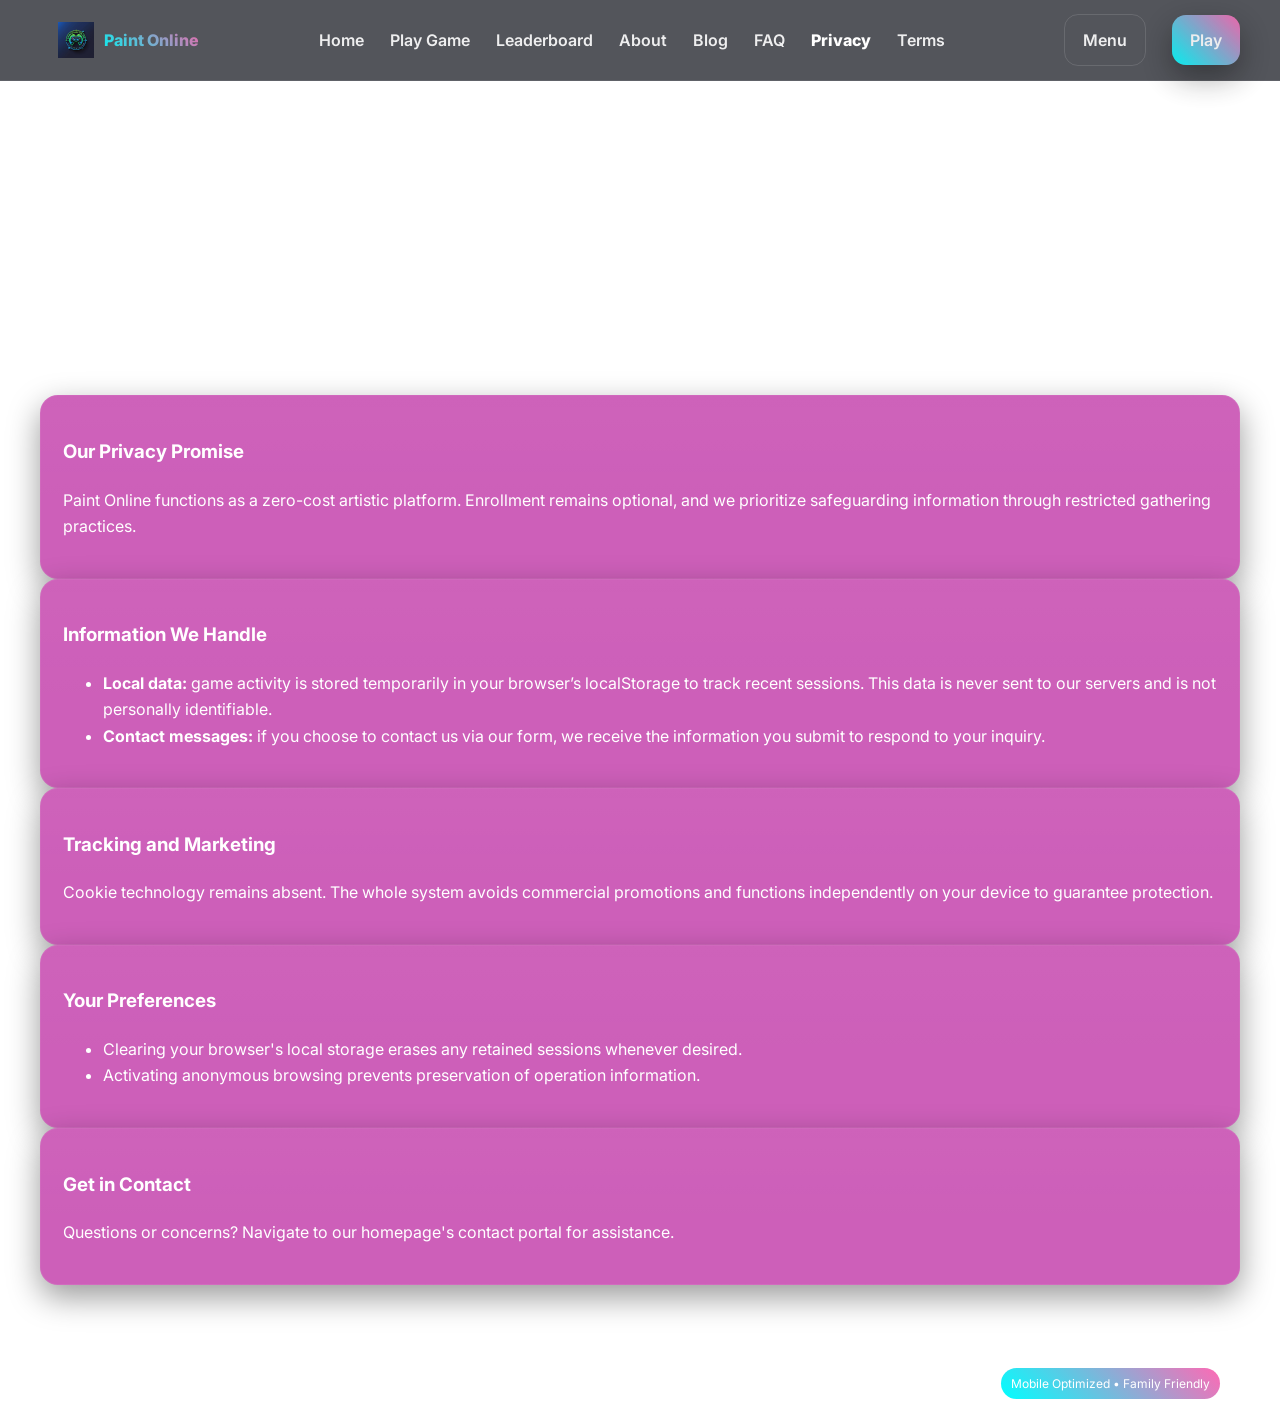
<file: privacy.html>
<!doctype html>
<html lang="en">
<head>
<meta charset="utf-8">
<meta name="viewport" content="width=device-width, initial-scale=1" />
<link rel="icon" href="./assets/img/Gaming Community Logo with Wordmark Style.svg">
<title>Paint Online - Privacy Policy</title>
<meta name="description" content="Privacy Policy for Paint Online. We respect your privacy and collect minimal data.">
<link rel="preconnect" href="https://fonts.googleapis.com"><link rel="preconnect" href="https://fonts.gstatic.com" crossorigin>
<link href="https://fonts.googleapis.com/css2?family=Inter:wght@400;600;800&display=swap" rel="stylesheet">
<link rel="stylesheet" href="assets/css/style.css" />
</head>
<body>
<nav class="nav">
  <div class="container nav-inner">
    <a class="logo" href="index.html" aria-label="Home"><img src="assets/img/Gaming Community Logo with Wordmark Style.svg" alt="Paint Online icon"><span>Paint Online</span></a>
    <div class="menu" data-nav-menu>
      <a href="index.html" >Home</a>
      <a href="game.html" >Play Game</a>
      <a href="leaderboard.html" >Leaderboard</a>
      <a href="about.html" >About</a>
      <a href="blog.html" >Blog</a>
      <a href="faq.html" >FAQ</a>
      <a href="privacy.html" style='opacity:1;font-weight:800'>Privacy</a>
      <a href="terms.html" >Terms</a>
       
    </div>
    <div class="right"><a class="btn ghost" data-nav-toggle>Menu</a><a class="btn" href="game.html">Play</a></div>
  </div>
</nav>
<header class='hero'><div class='container'><h1>Privacy Policy</h1><p>Last updated: 2025-08-22</p></div></header><section class='section container'><div class='card'><h3>Our Privacy Promise</h3><p>Paint Online functions as a zero-cost artistic platform. Enrollment remains optional, and we prioritize safeguarding information through restricted gathering practices.</p></div><div class='card'><h3>Information We Handle</h3><ul><li><b>Local data:</b> game activity is stored temporarily in your browser’s localStorage to track recent sessions. This data is never sent to our servers and is not personally identifiable.</li><li><b>Contact messages:</b> if you choose to contact us via our form, we receive the information you submit to respond to your inquiry.</li></ul></div><div class='card'><h3>Tracking and Marketing</h3><p>Cookie technology remains absent. The whole system avoids commercial promotions and functions independently on your device to guarantee protection.</p></div><div class='card'><h3>Your Preferences</h3><ul><li>Clearing your browser's local storage erases any retained sessions whenever desired.</li><li>Activating anonymous browsing prevents preservation of operation information.</li></ul></div><div class='card'><h3>Get in Contact</h3><p>Questions or concerns? Navigate to our homepage's contact portal for assistance.</p></div></section><footer class="footer"><div class="container" style="display:flex;align-items:center;justify-content:space-between;gap:12px;flex-wrap:wrap">
<div>© 2025 Paint Online. All rights reserved.</div><div style="display:flex;gap:12px;align-items:center"><span class="badge">Mobile Optimized • Family Friendly</span></div>
</div></footer><script src="assets/js/main.js"></script></body></html>
</file>
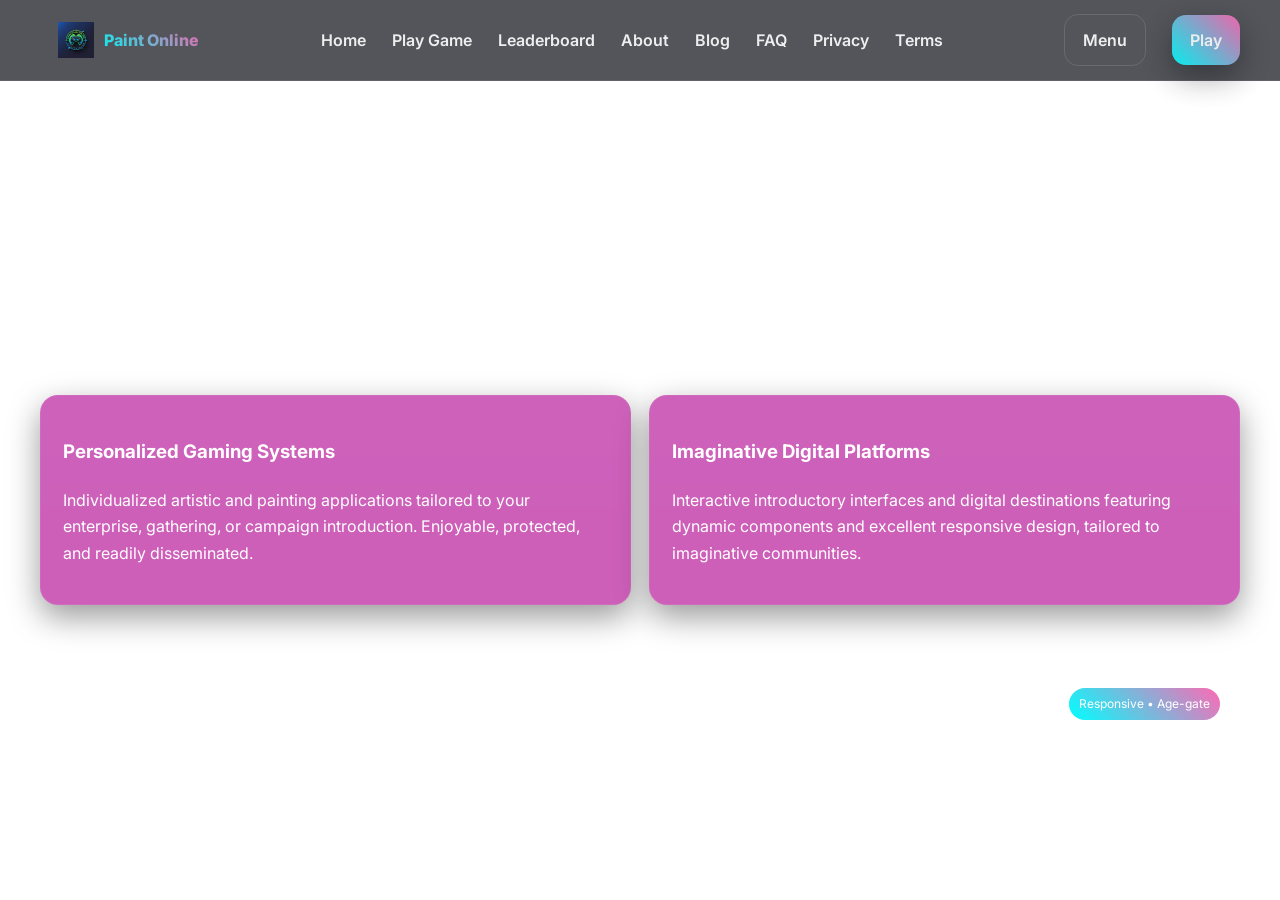
<file: services.html>
<!doctype html>
<html lang="en">
<head>
<meta charset="utf-8">
<meta name="viewport" content="width=device-width, initial-scale=1" />
<link rel="icon" href="./assets/img/Gaming Community Logo with Wordmark Style.svg">
<title>Paint Online - Services</title>
<meta name="description" content="Paint Online offers services for custom art games and creative websites.">
<link rel="preconnect" href="https://fonts.googleapis.com"><link rel="preconnect" href="https://fonts.gstatic.com" crossorigin>
<link href="https://fonts.googleapis.com/css2?family=Inter:wght@400;600;800&display=swap" rel="stylesheet">
<link rel="stylesheet" href="assets/css/style.css" />
</head>
<body>
<nav class="nav">
  <div class="container nav-inner">
    <a class="logo" href="index.html" aria-label="Home"><img src="assets/img/Gaming Community Logo with Wordmark Style.svg" alt="Paint Online icon"><span>Paint Online</span></a>
    <div class="menu" data-nav-menu>
      <a href="index.html" >Home</a>
      <a href="game.html" >Play Game</a>
      <a href="leaderboard.html" >Leaderboard</a>
      <a href="about.html" >About</a>
      <a href="blog.html" >Blog</a>
      <a href="faq.html" >FAQ</a>
      <a href="privacy.html" >Privacy</a>
      <a href="terms.html" >Terms</a>
       
    </div>
    <div class="right"><a class="btn ghost" data-nav-toggle>Menu</a><a class="btn" href="game.html">Play</a></div>
  </div>
</nav>

<header class="hero"><div class="container"><h1>Services</h1><p>Require a bespoke gaming experience or thematic platform? Our team provides solutions.</p></div></header>
<section class="section container"><div class="grid-2">
<div class="card"><h3>Personalized Gaming Systems</h3><p>Individualized artistic and painting applications tailored to your enterprise, gathering, or campaign introduction. Enjoyable, protected, and readily disseminated.</p></div>
<div class="card"><h3>Imaginative Digital Platforms</h3><p>Interactive introductory interfaces and digital destinations featuring dynamic components and excellent responsive design, tailored to imaginative communities.</p></div>
</div></section>
<footer class="footer"><div class="container" style="display:flex;align-items:center;justify-content:space-between;gap:12px;flex-wrap:wrap">
<div>© 2025 Paint Online. All rights reserved.</div><div style="display:flex;gap:12px;align-items:center"><span class="badge">Responsive • Age-gate</span></div>
</div></footer><script src="assets/js/main.js"></script></body></html>
</file>
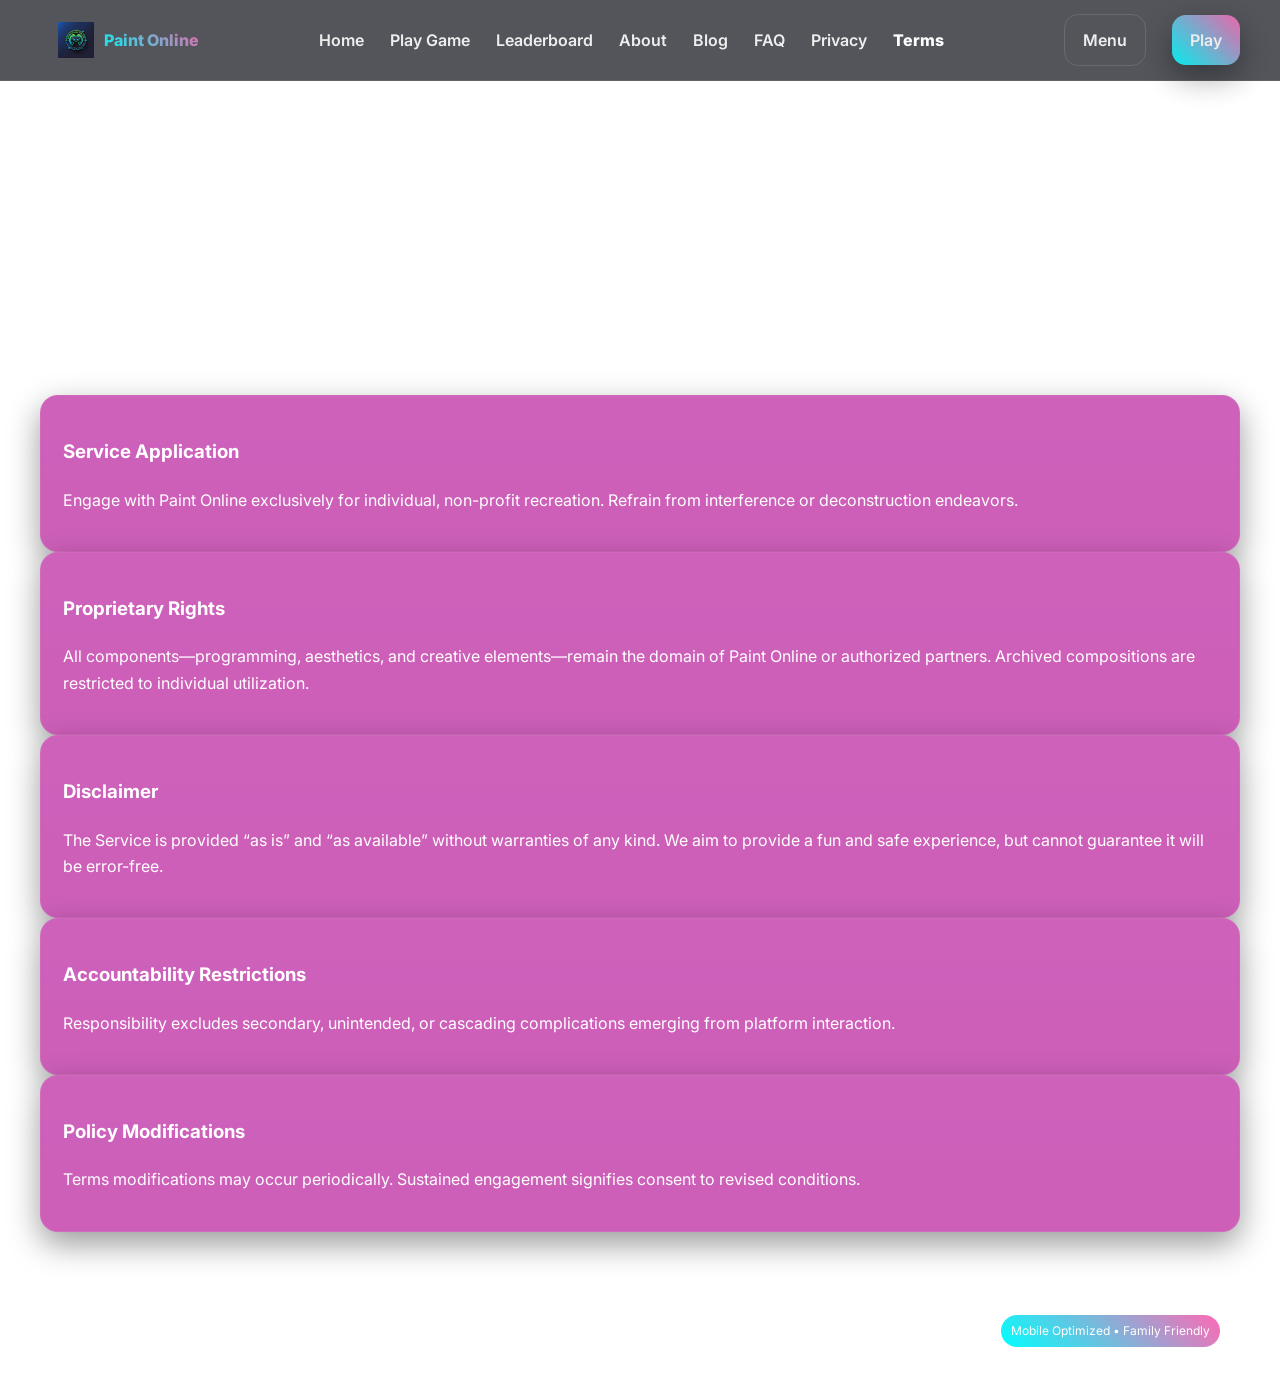
<file: terms.html>
<!doctype html>
<html lang="en">
<head>
<meta charset="utf-8">
<meta name="viewport" content="width=device-width, initial-scale=1" />
<link rel="icon" href="./assets/img/Gaming Community Logo with Wordmark Style.svg">
<title>Paint Online - Terms of Service</title>
<meta name="description" content="Terms of Service for using Paint Online.">
<link rel="preconnect" href="https://fonts.googleapis.com"><link rel="preconnect" href="https://fonts.gstatic.com" crossorigin>
<link href="https://fonts.googleapis.com/css2?family=Inter:wght@400;600;800&display=swap" rel="stylesheet">
<link rel="stylesheet" href="assets/css/style.css" />
</head>
<body>
<nav class="nav">
  <div class="container nav-inner">
    <a class="logo" href="index.html" aria-label="Home"><img src="assets/img/Gaming Community Logo with Wordmark Style.svg" alt="Paint Online icon"><span>Paint Online</span></a>
    <div class="menu" data-nav-menu>
      <a href="index.html" >Home</a>
      <a href="game.html" >Play Game</a>
      <a href="leaderboard.html" >Leaderboard</a>
      <a href="about.html" >About</a>
      <a href="blog.html" >Blog</a>
      <a href="faq.html" >FAQ</a>
      <a href="privacy.html" >Privacy</a>
      <a href="terms.html" style='opacity:1;font-weight:800'>Terms</a>
    </div>
    <div class="right"><a class="btn ghost" data-nav-toggle>Menu</a><a class="btn" href="game.html">Play</a></div>
  </div>
</nav>
<header class='hero'><div class='container'><h1>Terms of Service</h1><p>Last updated: 2025-08-22</p></div></header><section class='section container'><div class='card'><h3>Service Application</h3><p>Engage with Paint Online exclusively for individual, non-profit recreation. Refrain from interference or deconstruction endeavors.</p></div><div class='card'><h3>Proprietary Rights</h3><p>All components—programming, aesthetics, and creative elements—remain the domain of Paint Online or authorized partners. Archived compositions are restricted to individual utilization.</p></div><div class='card'><h3>Disclaimer</h3><p>The Service is provided “as is” and “as available” without warranties of any kind. We aim to provide a fun and safe experience, but cannot guarantee it will be error-free.</p></div><div class='card'><h3>Accountability Restrictions</h3><p>Responsibility excludes secondary, unintended, or cascading complications emerging from platform interaction.</p></div><div class='card'><h3>Policy Modifications</h3><p>Terms modifications may occur periodically. Sustained engagement signifies consent to revised conditions.</p></div></section><footer class="footer"><div class="container" style="display:flex;align-items:center;justify-content:space-between;gap:12px;flex-wrap:wrap">
<div>© 2025 Paint Online. All rights reserved.</div><div style="display:flex;gap:12px;align-items:center"><span class="badge">Mobile Optimized • Family Friendly</span></div>
</div></footer><script src="assets/js/main.js"></script></body></html>
</file>
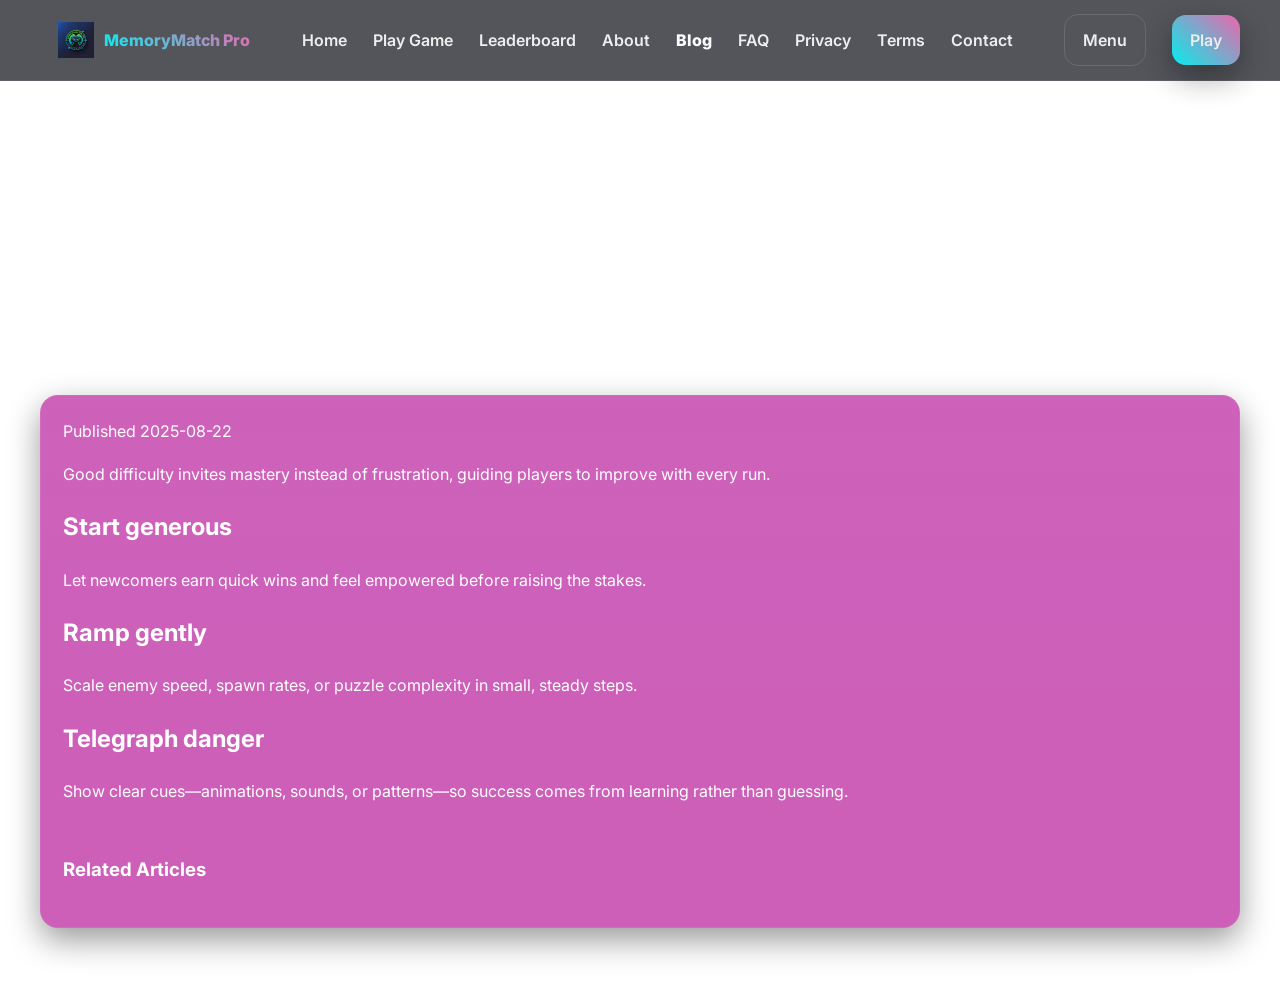
<file: posts/board-layouts.html>
<!doctype html><html lang="en"><head><meta charset="utf-8"><meta name="viewport" content="width=device-width, initial-scale=1" /><link rel="icon" href=".././assets/img/Gaming Community Logo with Wordmark Style.svg"><title>Designing Fair Difficulty Curves — MemoryMatch Pro</title><link rel="stylesheet" href="../assets/css/style.css"><link rel="preconnect" href="https://fonts.googleapis.com"><link href="https://fonts.googleapis.com/css2?family=Inter:wght@400;600;800&display=swap" rel="stylesheet"></head><body>
<nav class="nav"><div class="container nav-inner"><a class="logo" href="../index.html"><img src="../assets/img/Gaming Community Logo with Wordmark Style.svg" alt="MemoryMatch Pro icon"><span>MemoryMatch Pro</span></a><div class="menu" data-nav-menu><a href="../index.html">Home</a><a href="../game.html">Play Game</a><a href="../leaderboard.html">Leaderboard</a><a href="../about.html">About</a><a href="../blog.html" style="opacity:1;font-weight:800">Blog</a><a href="../faq.html">FAQ</a><a href="../privacy.html">Privacy</a><a href="../terms.html">Terms</a><a href="../index.html#contact">Contact</a></div><div class="right"><a class="btn ghost" data-nav-toggle>Menu</a><a class="btn" href="../game.html">Play</a></div></div></nav>
<header class="hero"><div class="container"><h1>Designing Fair Difficulty Curves</h1><p>Keep players hooked with challenge that teaches, not punishes.</p></div></header>
<section class="section container"><article class="card"><div class="meta">Published 2025-08-22</div><p>Good difficulty invites mastery instead of frustration, guiding players to improve with every run.</p><h2>Start generous</h2><p>Let newcomers earn quick wins and feel empowered before raising the stakes.</p><h2>Ramp gently</h2><p>Scale enemy speed, spawn rates, or puzzle complexity in small, steady steps.</p><h2>Telegraph danger</h2><p>Show clear cues—animations, sounds, or patterns—so success comes from learning rather than guessing.</p><div style="height:16px"></div><h3>Related Articles</h3><div class="grid-3">
</file>
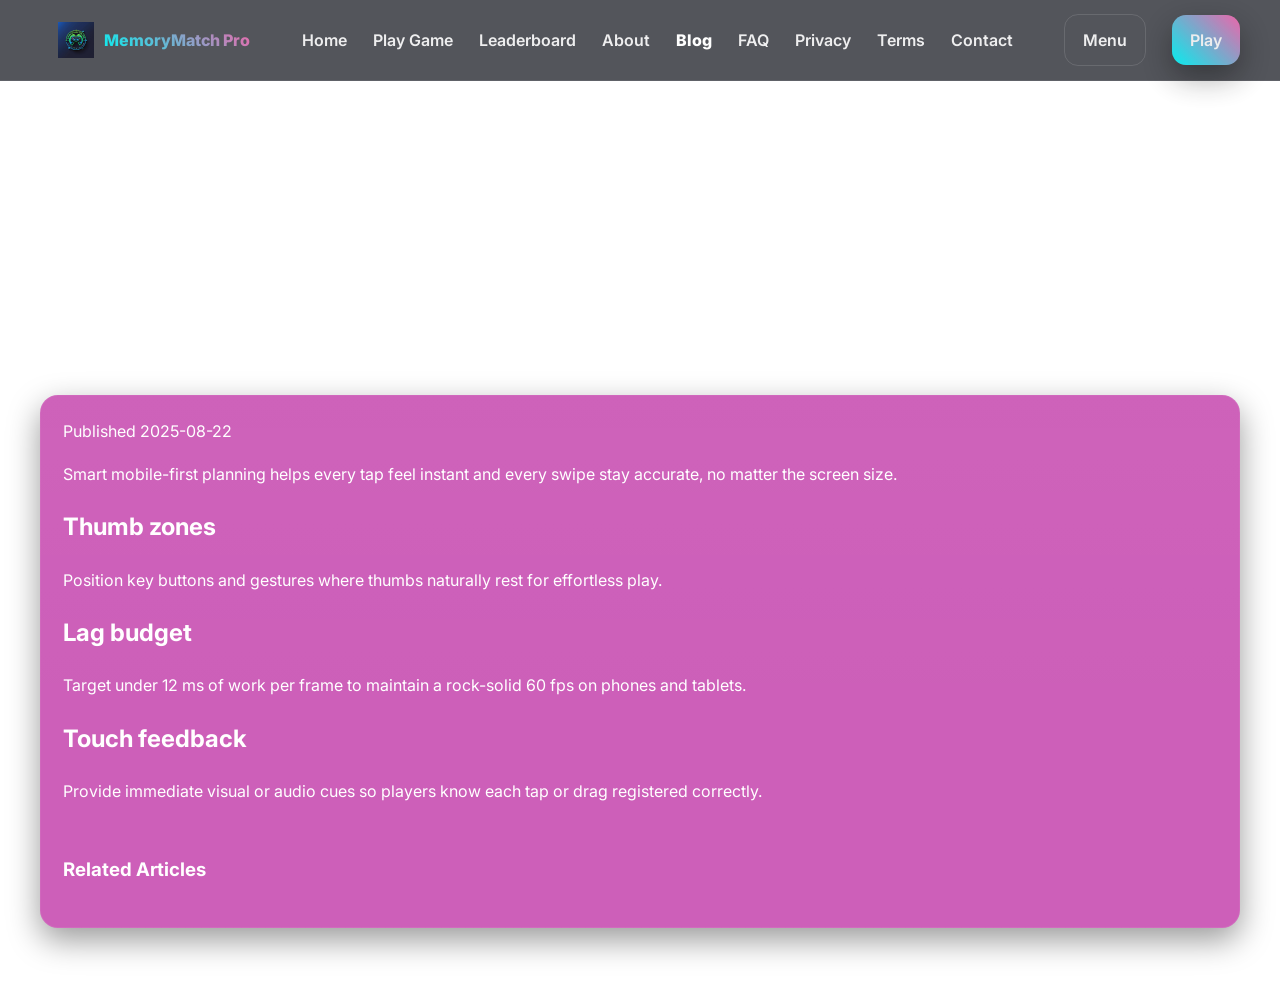
<file: posts/dice-mechanics.html>
<!doctype html><html lang="en"><head><meta charset="utf-8"><meta name="viewport" content="width=device-width, initial-scale=1" /><link rel="icon" href=".././assets/img/Gaming Community Logo with Wordmark Style.svg"><title>Mobile-First Design for Web Games — MemoryMatch Pro</title><link rel="stylesheet" href="../assets/css/style.css"><link rel="preconnect" href="https://fonts.googleapis.com"><link href="https://fonts.googleapis.com/css2?family=Inter:wght@400;600;800&display=swap" rel="stylesheet"></head><body>
<nav class="nav"><div class="container nav-inner"><a class="logo" href="../index.html"><img src="../assets/img/Gaming Community Logo with Wordmark Style.svg" alt="MemoryMatch Pro icon"><span>MemoryMatch Pro</span></a><div class="menu" data-nav-menu><a href="../index.html">Home</a><a href="../game.html">Play Game</a><a href="../leaderboard.html">Leaderboard</a><a href="../about.html">About</a><a href="../blog.html" style="opacity:1;font-weight:800">Blog</a><a href="../faq.html">FAQ</a><a href="../privacy.html">Privacy</a><a href="../terms.html">Terms</a><a href="../index.html#contact">Contact</a></div><div class="right"><a class="btn ghost" data-nav-toggle>Menu</a><a class="btn" href="../game.html">Play</a></div></div></nav>
<header class="hero"><div class="container"><h1>Mobile-First Design for Web Games</h1><p>Practical choices that keep touch gameplay fluid and responsive.</p></div></header>
<section class="section container"><article class="card"><div class="meta">Published 2025-08-22</div><p>Smart mobile-first planning helps every tap feel instant and every swipe stay accurate, no matter the screen size.</p><h2>Thumb zones</h2><p>Position key buttons and gestures where thumbs naturally rest for effortless play.</p><h2>Lag budget</h2><p>Target under 12 ms of work per frame to maintain a rock-solid 60 fps on phones and tablets.</p><h2>Touch feedback</h2><p>Provide immediate visual or audio cues so players know each tap or drag registered correctly.</p><div style="height:16px"></div><h3>Related Articles</h3><div class="grid-3">
</file>
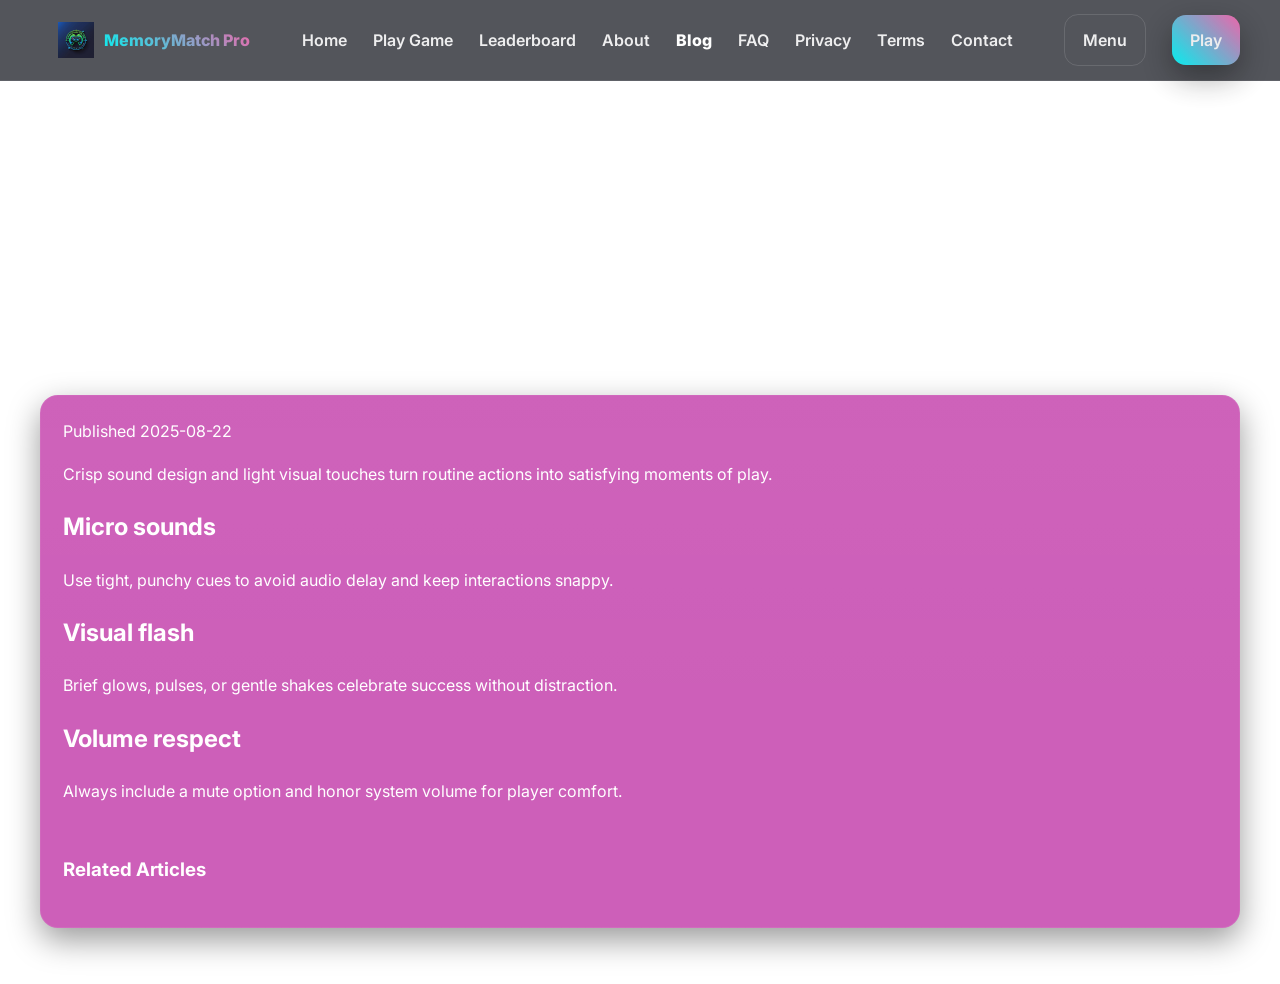
<file: posts/modernizing-classic.html>
<!doctype html><html lang="en"><head><meta charset="utf-8"><meta name="viewport" content="width=device-width, initial-scale=1" /><link rel="icon" href=".././assets/img/Gaming Community Logo with Wordmark Style.svg"><title>Sound & Feedback That Feel Good — MemoryMatch Pro</title><link rel="stylesheet" href="../assets/css/style.css"><link rel="preconnect" href="https://fonts.googleapis.com"><link href="https://fonts.googleapis.com/css2?family=Inter:wght@400;600;800&display=swap" rel="stylesheet"></head><body>
<nav class="nav"><div class="container nav-inner"><a class="logo" href="../index.html"><img src="../assets/img/Gaming Community Logo with Wordmark Style.svg" alt="MemoryMatch Pro icon"><span>MemoryMatch Pro</span></a><div class="menu" data-nav-menu><a href="../index.html">Home</a><a href="../game.html">Play Game</a><a href="../leaderboard.html">Leaderboard</a><a href="../about.html">About</a><a href="../blog.html" style="opacity:1;font-weight:800">Blog</a><a href="../faq.html">FAQ</a><a href="../privacy.html">Privacy</a><a href="../terms.html">Terms</a><a href="../index.html#contact">Contact</a></div><div class="right"><a class="btn ghost" data-nav-toggle>Menu</a><a class="btn" href="../game.html">Play</a></div></div></nav>
<header class="hero"><div class="container"><h1>Sound & Feedback That Feel Good</h1><p>Quick audio pops and subtle visuals make every tap rewarding.</p></div></header>
<section class="section container"><article class="card"><div class="meta">Published 2025-08-22</div><p>Crisp sound design and light visual touches turn routine actions into satisfying moments of play.</p><h2>Micro sounds</h2><p>Use tight, punchy cues to avoid audio delay and keep interactions snappy.</p><h2>Visual flash</h2><p>Brief glows, pulses, or gentle shakes celebrate success without distraction.</p><h2>Volume respect</h2><p>Always include a mute option and honor system volume for player comfort.</p><div style="height:16px"></div><h3>Related Articles</h3><div class="grid-3">
</file>
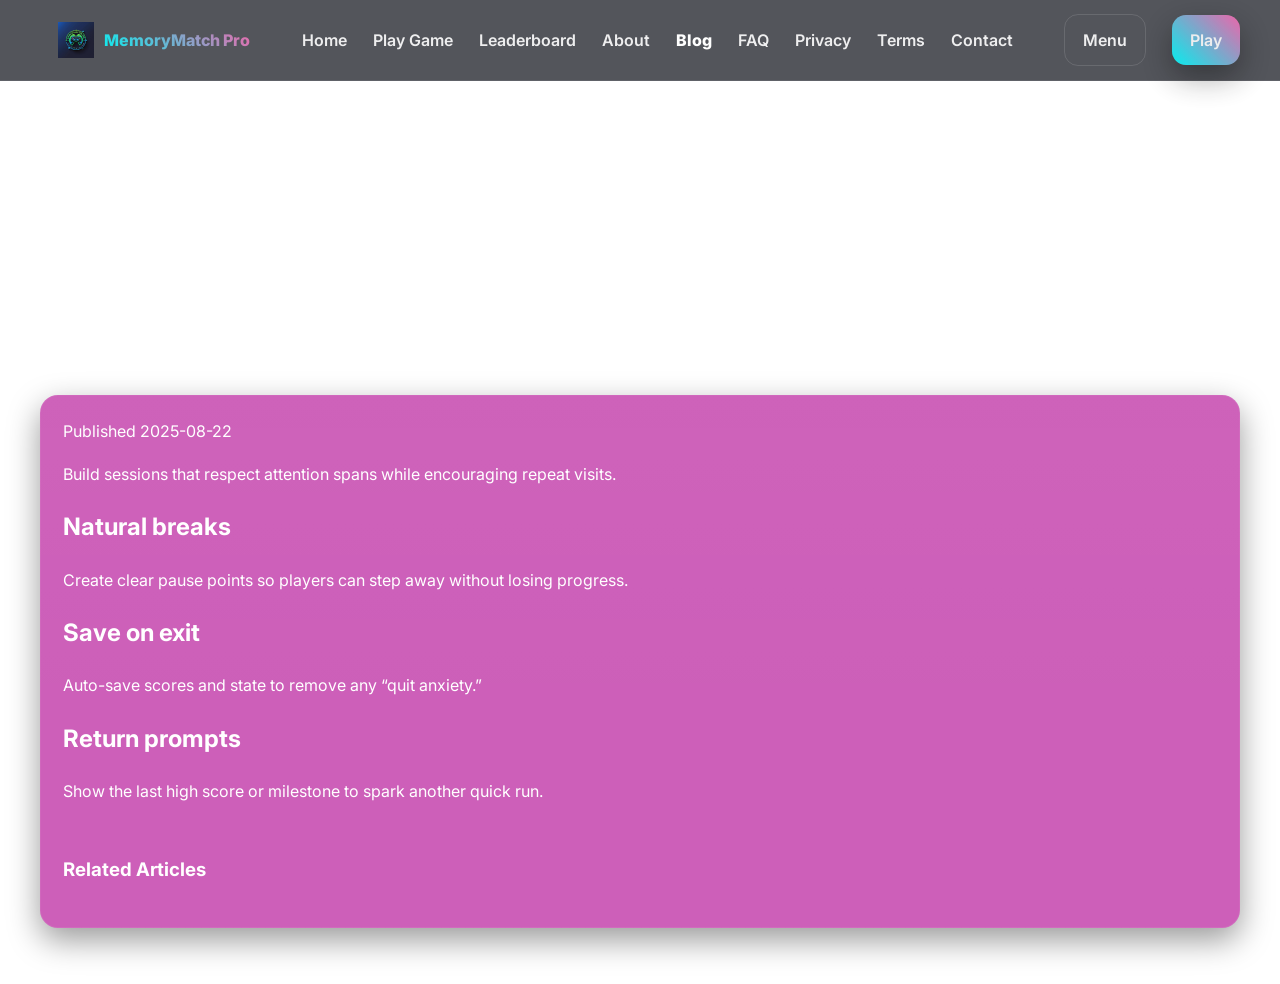
<file: posts/player-retention.html>
<!doctype html><html lang="en"><head><meta charset="utf-8"><meta name="viewport" content="width=device-width, initial-scale=1" /><link rel="icon" href=".././assets/img/Gaming Community Logo with Wordmark Style.svg"><title>Optimizing Session Length — MemoryMatch Pro</title><link rel="stylesheet" href="../assets/css/style.css"><link rel="preconnect" href="https://fonts.googleapis.com"><link href="https://fonts.googleapis.com/css2?family=Inter:wght@400;600;800&display=swap" rel="stylesheet"></head><body>
<nav class="nav"><div class="container nav-inner"><a class="logo" href="../index.html"><img src="../assets/img/Gaming Community Logo with Wordmark Style.svg" alt="MemoryMatch Pro icon"><span>MemoryMatch Pro</span></a><div class="menu" data-nav-menu><a href="../index.html">Home</a><a href="../game.html">Play Game</a><a href="../leaderboard.html">Leaderboard</a><a href="../about.html">About</a><a href="../blog.html" style="opacity:1;font-weight:800">Blog</a><a href="../faq.html">FAQ</a><a href="../privacy.html">Privacy</a><a href="../terms.html">Terms</a><a href="../index.html#contact">Contact</a></div><div class="right"><a class="btn ghost" data-nav-toggle>Menu</a><a class="btn" href="../game.html">Play</a></div></div></nav>
<header class="hero"><div class="container"><h1>Optimizing Session Length</h1><p>Let players pause guilt-free and jump back in with ease.</p></div></header>
<section class="section container"><article class="card"><div class="meta">Published 2025-08-22</div><p>Build sessions that respect attention spans while encouraging repeat visits.</p><h2>Natural breaks</h2><p>Create clear pause points so players can step away without losing progress.</p><h2>Save on exit</h2><p>Auto-save scores and state to remove any “quit anxiety.”</p><h2>Return prompts</h2><p>Show the last high score or milestone to spark another quick run.</p><div style="height:16px"></div><h3>Related Articles</h3><div class="grid-3">
</file>
<file: assets/css/style.css>
:root{
 --bg: #210e30;      /* dark background for contrast */
--card: #cd5fb9;    /* bright orange for cards and highlights */
--muted: #ffffff;   /* subtle gray for muted elements */
--text: #ffffff;    /* white text for readability */
--a: #00ffff;       /* cyan for accent/links */
--b: #ff69b4;       /* hot pink for secondary accents */

  --shadow:0 12px 32px rgba(0,0,0,.4)
}
*{box-sizing:border-box}
html,body{margin:0;padding:0}
html{scroll-behavior:smooth}
body{
  font-family:Inter,Poppins,system-ui,-apple-system,Segoe UI,Roboto,Arial,sans-serif;
  color:var(--text);
  background:
    radial-gradient(1200px 800px at 10% -10%, rgba(59,130,246,.18), transparent 40%),
    radial-gradient(1200px 800px at 90% 10%, rgba(139,92,246,.16), transparent 40%),
    var(--bg);
  line-height:1.65
}
.container{max-width:1200px;margin:0 auto;padding:0 20px}
.nav{position:sticky;top:0;z-index:50;background:rgba(11,14,22,.7);backdrop-filter:blur(8px);border-bottom:1px solid rgba(255,255,255,.08)}
.nav-inner{display:flex;align-items:center;justify-content:space-between;padding:14px 0}
.nav a{color:var(--text);text-decoration:none;margin-left:18px;font-weight:600;opacity:.9}
.nav a:hover{opacity:1}
.logo{display:flex;align-items:center;gap:10px}
.logo img{height:36px}
.logo span{font-weight:800;background:linear-gradient(45deg,var(--a),var(--b));-webkit-background-clip:text;background-clip:text;color:transparent}
.menu{display:flex;align-items:center;gap:8px;flex-wrap:wrap}
.right{display:flex;align-items:center;gap:8px}
.btn{display:inline-flex;align-items:center;gap:10px;padding:12px 18px;border-radius:14px;background:linear-gradient(45deg,var(--a),var(--b));color:white;text-decoration:none;font-weight:800;border:0;box-shadow:var(--shadow);cursor:pointer}
.btn.ghost{background:transparent;border:1px solid rgba(255,255,255,.14);color:var(--text);box-shadow:none}
.hero{padding:80px 0 40px}
.hero .grid{display:grid;grid-template-columns:1.2fr 1fr;gap:28px;align-items:center}
.card{background:linear-gradient(180deg, rgba(255,255,255,.02), transparent 60%),var(--card);border:1px solid rgba(255,255,255,.06);border-radius:18px;padding:22px;box-shadow:var(--shadow);overflow:hidden}
.kudos{display:flex;flex-wrap:wrap;gap:10px}
.kudos .pill{padding:8px 12px;border:1px solid rgba(255,255,255,.14);border-radius:999px;color:var(--muted);font-size:13px}
.section{padding:56px 0}
.grid-2{display:grid;grid-template-columns:1fr 1fr;gap:18px}
.grid-3{display:grid;grid-template-columns:repeat(3,1fr);gap:18px}
.showcase{display:grid;grid-template-columns:repeat(3,1fr);gap:18px;margin-top:18px}
.tile{position:relative;border-radius:16px;overflow:hidden;min-height:180px;background:linear-gradient(45deg, rgba(59,130,246,.2), rgba(139,92,246,.2));border:1px solid rgba(255,255,255,.06)}
.tile .cap{position:absolute;bottom:10px;left:10px;background:rgba(0,0,0,.35);padding:6px 10px;border-radius:999px}
.stats{display:grid;grid-template-columns:repeat(4,1fr);gap:18px;margin-top:18px}
.stat{text-align:center}
.stat .n{font-size:36px;font-weight:900;background:linear-gradient(45deg,var(--a),var(--b));-webkit-background-clip:text;background-clip:text;color:transparent}
.stat .t{color:var(--muted)}
.badge{font-size:12px;color:white;background:linear-gradient(45deg,var(--a),var(--b));display:inline-block;padding:6px 10px;border-radius:999px}
.input,input,textarea{width:100%;padding:14px;border-radius:12px;border:1px solid rgba(255,255,255,.16);background:#0d101a;color:var(--text)}
.form-row{display:grid;grid-template-columns:1fr 1fr;gap:12px}
.footer{padding:26px 0;border-top:1px solid rgba(255,255,255,.08);color:var(--muted);font-size:14px}
.blog-grid{display:grid;grid-template-columns:repeat(3,1fr);gap:18px;align-items:stretch}
.blog-card{display:flex;flex-direction:column;min-height:280px}
.blog-card .meta{color:var(--muted);font-size:14px;margin:6px 0 10px}
.blog-card .excerpt{color:var(--muted);display:-webkit-box;-webkit-line-clamp:5;-webkit-box-orient:vertical;overflow:hidden}
.blog-card .read{margin-top:auto}
.modal-backdrop{position:fixed;inset:0;background:rgba(0,0,0,.6);display:none;align-items:center;justify-content:center;z-index:1000}
.modal{background:var(--card);border:1px solid rgba(255,255,255,.2);border-radius:16px;padding:22px;width:min(520px,92vw);box-shadow:var(--shadow)}
@media(max-width:980px){.hero .grid,.grid-2,.grid-3,.showcase,.blog-grid{grid-template-columns:1fr}}
/* FULLSCREEN BACKGROUND IMAGE */
body{
  background:transparent;
}

#fullscreen-bg-image{
  position:fixed;
  top:0;
  left:0;
  width:100%;
  height:100%;
  z-index:-1;
  background-size:cover;
  background-position:center;
  background-repeat:no-repeat;
  background-image:url('../img/mob.png');
}

@media (min-width:1024px){
  #fullscreen-bg-image{
    background-image:url('../img/lap.png');
  }
}

/* RESPONSIVE */
@media(max-width:980px){
  .hero .grid,
  .grid-2,
  .grid-3,
  .blog-grid{
    grid-template-columns:1fr
  }
}
</file>
